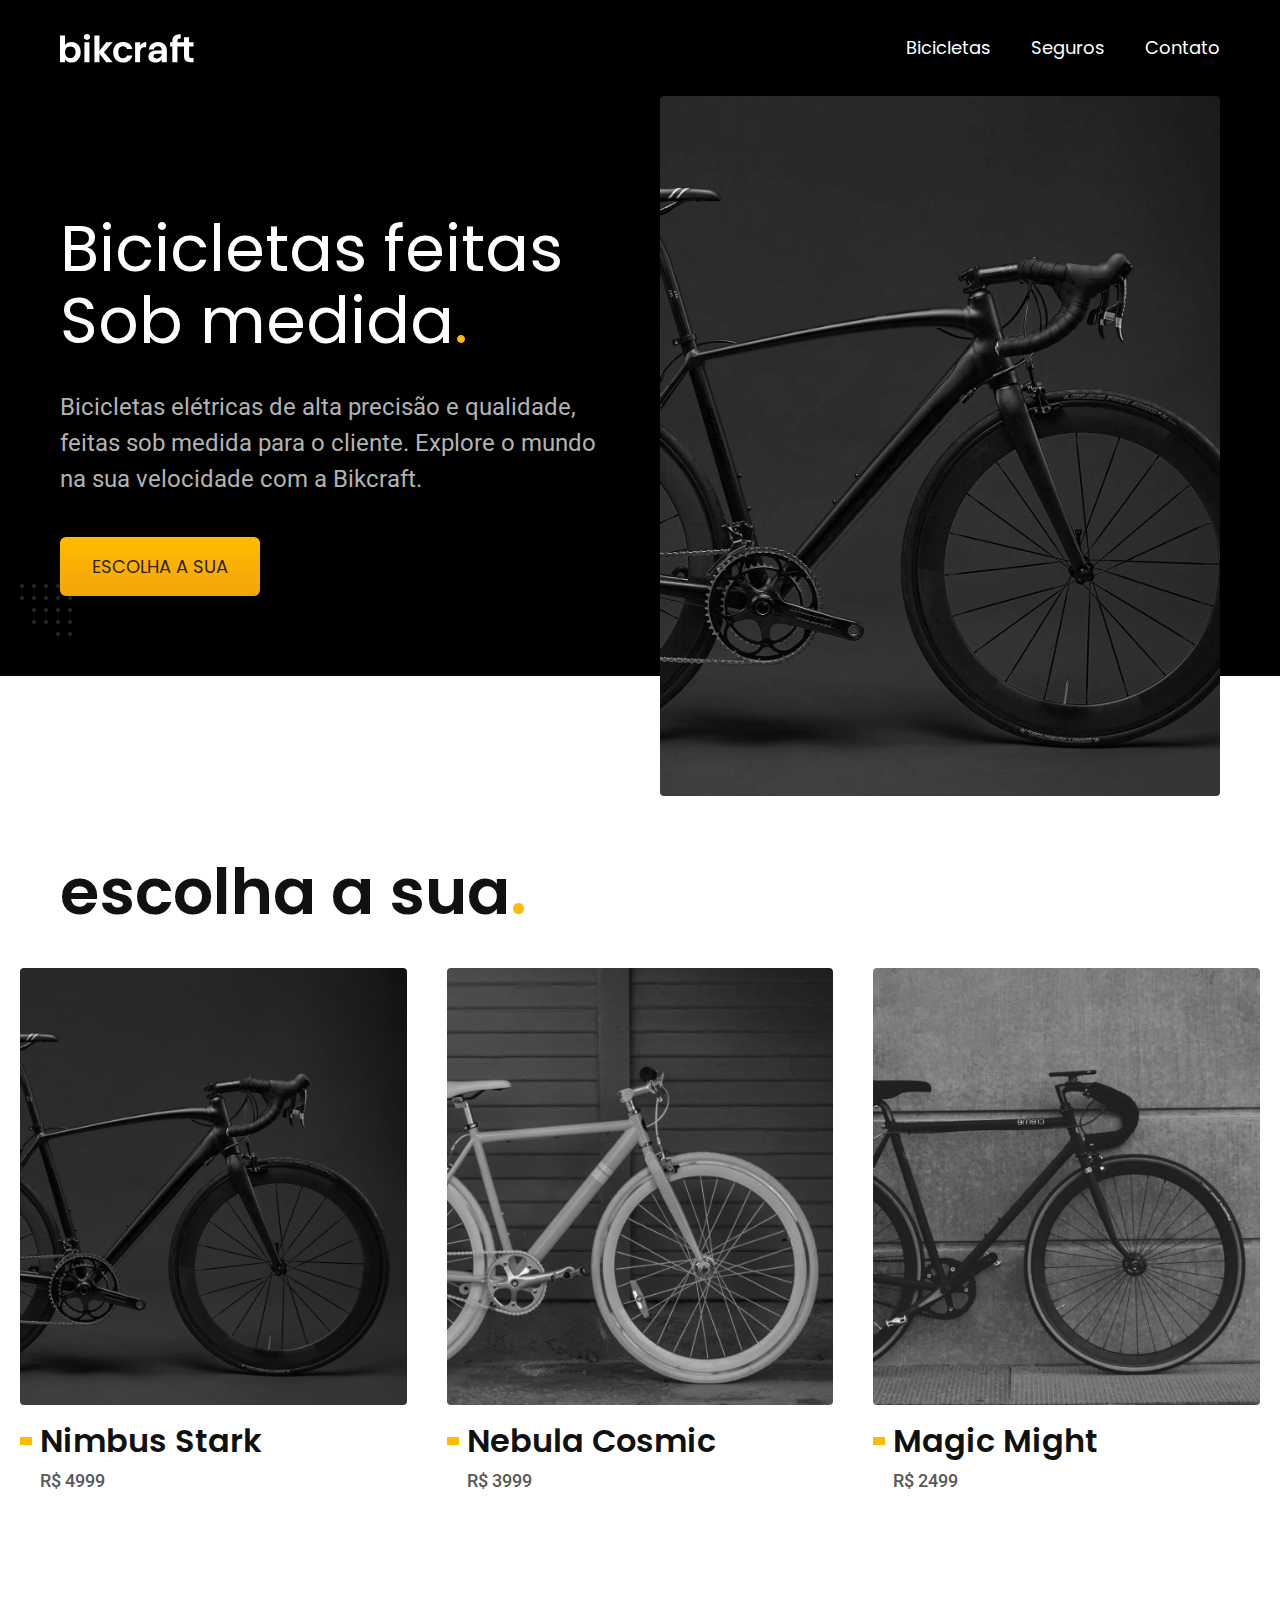
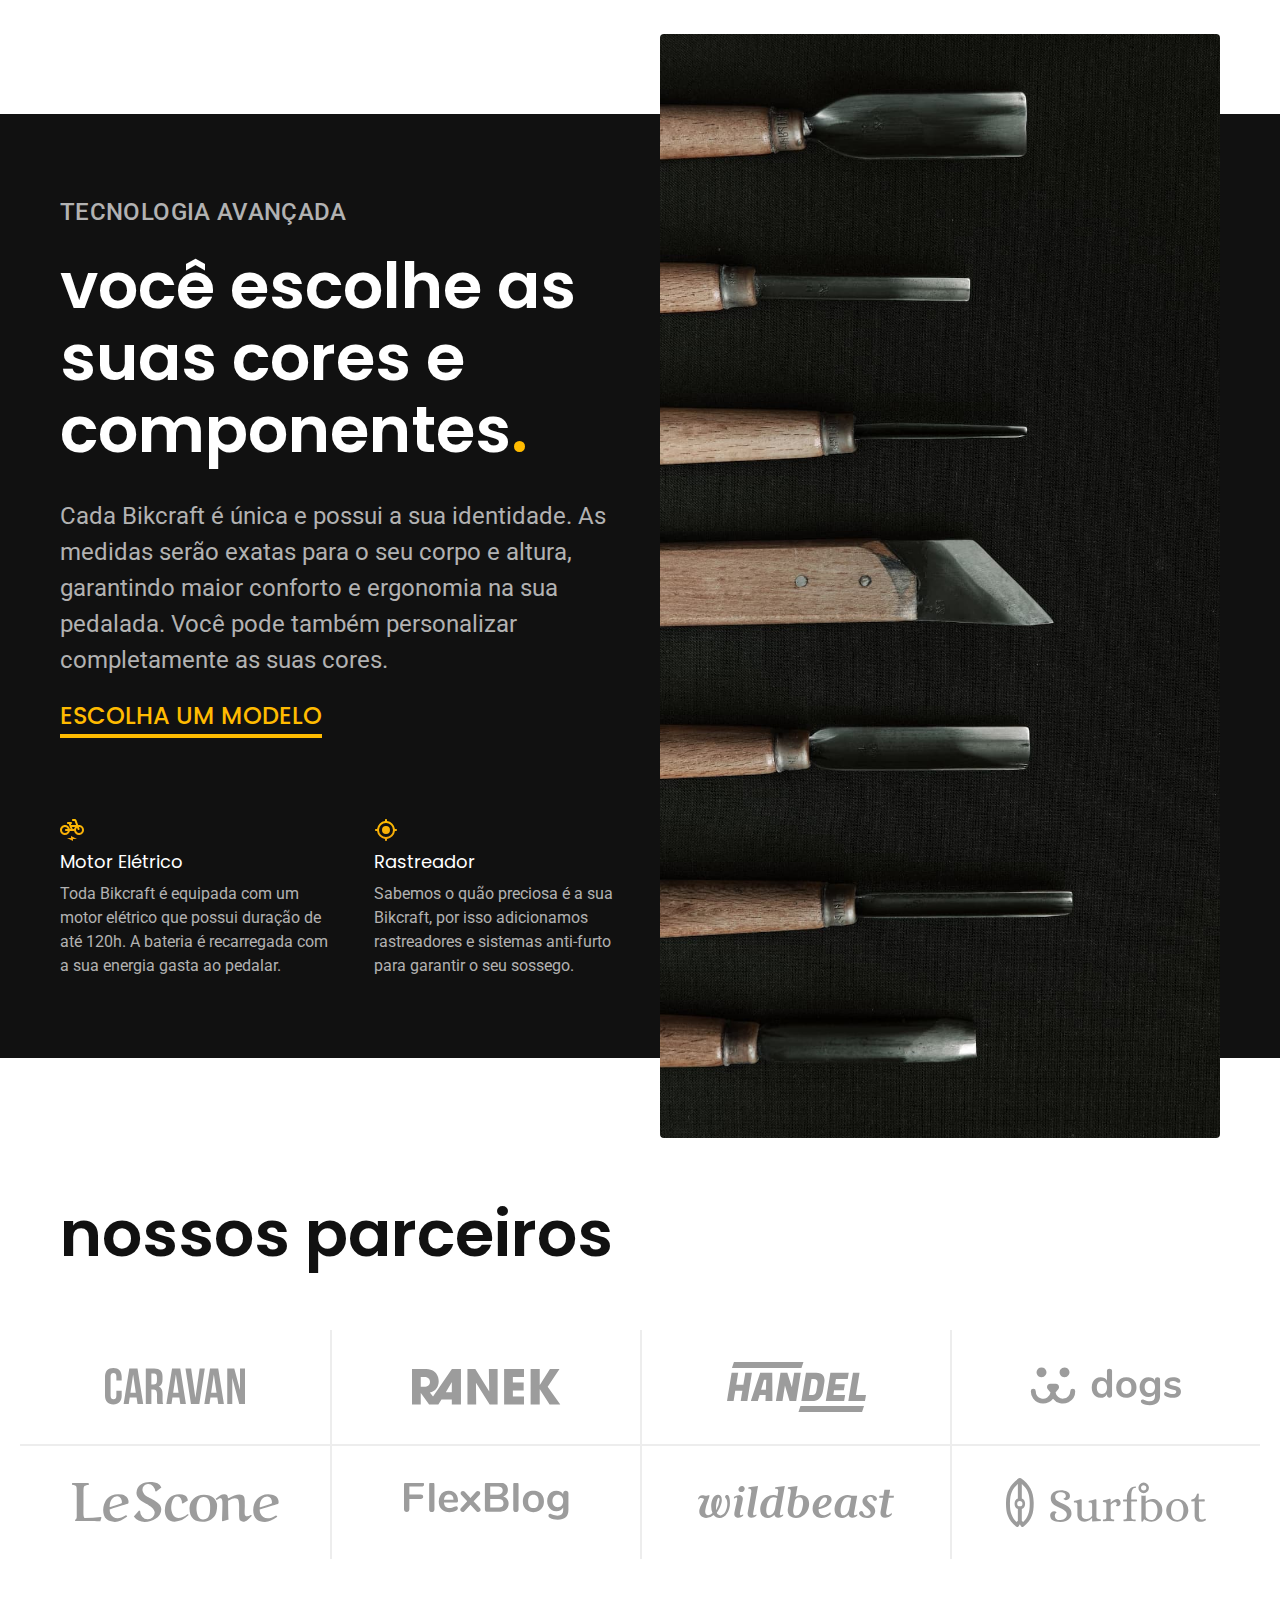
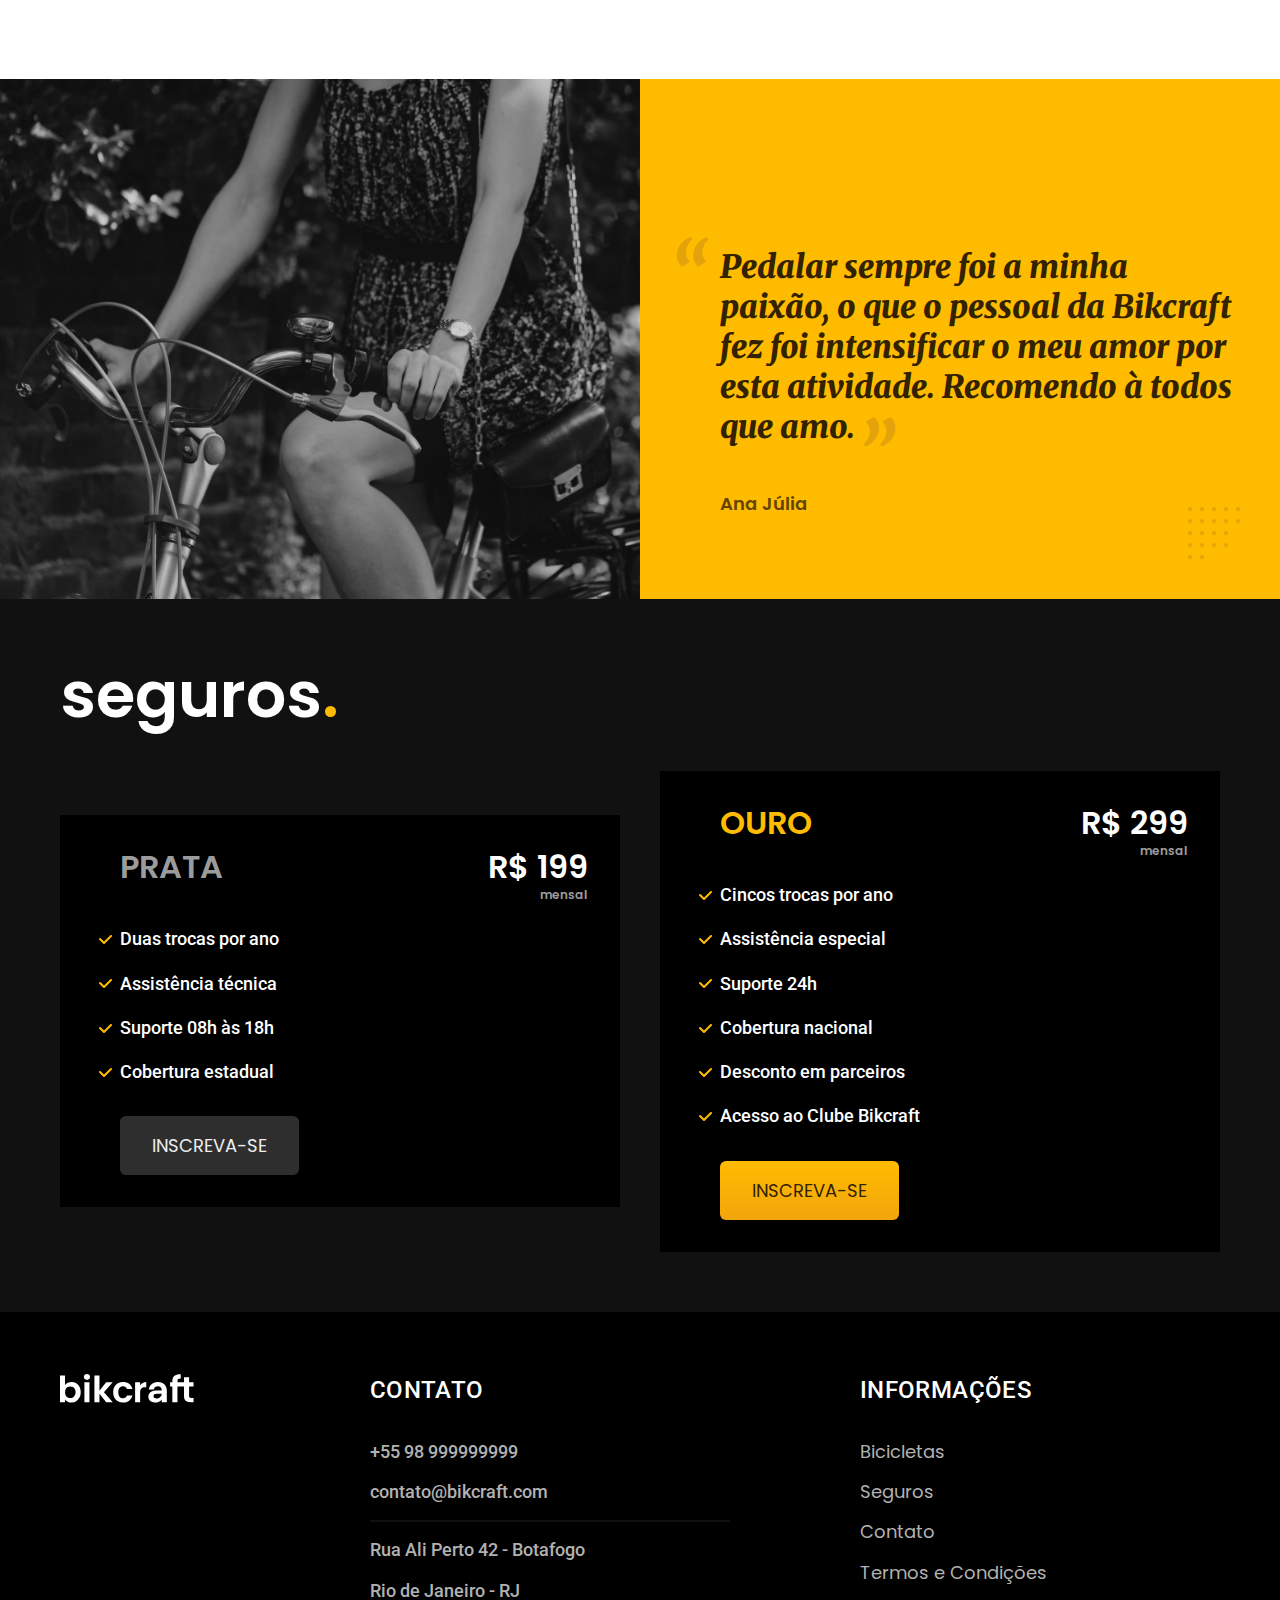
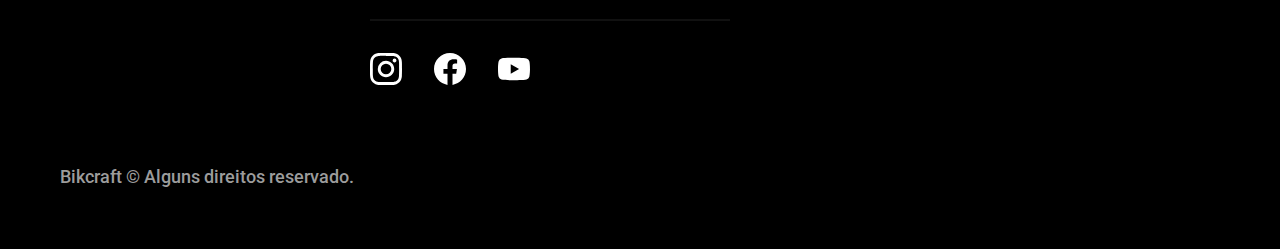
<file: index.html>
<!DOCTYPE html>
<html lang="pt-br">

<head>
  <meta charset="UTF-8">
  <meta http-equiv="X-UA-Compatible" content="IE=edge">
  <meta name="viewport" content="width=device-width, initial-scale=1.0">
  <title>Bikcraft - Bicicletas Elétricas</title>
  <meta name="description" content="Bicicletas elétricas de alta precisão e qualidade,  feitas sob medida para o cliente. Explore o mundo na sua velocidade com a Bikcraft.">
  <link rel="preload" href="../css/style.css" as="style">
  <link rel="stylesheet" href="../css/style.css">
  <link rel="preconnect" href="https://fonts.googleapis.com">
  <link rel="preconnect" href="https://fonts.gstatic.com" crossorigin>
  <link href="https://fonts.googleapis.com/css2?family=Merriweather:ital,wght@1,900&family=Poppins:wght@400;600&family=Roboto:wght@500&display=swap" rel="stylesheet">
</head>

<body>
  <header class="header-bg">
    <div class="header container">
      <a href="./index.html">
        <img src="./img/bikcraft.svg" width="136" height="32" alt="Bikcraft">
      </a>

      <nav arial-label="primaria">
        <ul class="header-menu font-1-m cor-0">
          <li><a href="./bicicletas.html">Bicicletas</a></li>
          <li><a href="./seguros.html">Seguros</a></li>
          <li><a href="./contato.html">Contato</a></li>
        </ul>
      </nav>
    </div>
  </header>

  <main class="introducao-bg">
    <div class="introducao container">
      <div class="introducao-conteudo">
        <h1 class="font-1-xxl">Bicicletas feitas Sob medida<span class="cor-p1">.</span></h1>
        <p class="font-2-l">Bicicletas elétricas de alta precisão e qualidade, feitas sob medida para o cliente. Explore o mundo na sua velocidade com a Bikcraft.</p>
        <a class="btn" href="./bicicletas.html">Escolha a sua</a>
      </div>
      <picture>
        <source media="(max-width: 800px)" srcset="./img/bicicletas/nimbus.jpg">
        <img src="./img/fotos/introducao.jpg" width="1260" height="1600" alt="Bicicleta elétrica preta">
      </picture>
    </div>
  </main>

  <article class="bicicletas-lista">
    <h2 class="font-1-xxl container">escolha a sua<span class="cor-p1">.</span></h2>

    <ul>
      <li><a href="../bicicletas/nimbus.html">
          <img src="./img/bicicletas/nimbus-home.jpg" width="920" height="1040" alt="Bicicleta preta">
          <h3 class="font-1-xl">Nimbus Stark</h3>
          <span class="font-2-m cor-8">R$ 4999</span>
        </a>
      </li>
      <li><a href="../bicicletas/nebula.html">
          <img src="./img/bicicletas/nebula-home.jpg" width="920" height="1040" alt="Bicicleta">
          <h3 class="font-1-xl">Nebula Cosmic</h3>
          <span class="font-2-m cor-8">R$ 3999</span>
        </a>
      </li>
      <li><a href="../bicicletas/magic.html">
          <img src="./img/bicicletas/magic-home.jpg" width="920" height="1040" alt="">
          <h3 class="font-1-xl">Magic Might</h3>
          <span class="font-2-m cor-8">R$ 2499</span>
        </a>
      </li>
    </ul>
  </article>

  <article class="tecnologia-bg">
    <div class="tecnologia container">

      <div class="tecnologia-conteudo">
        <span class="font-2-l-b cor-5">Tecnologia Avançada</span>
        <h2 class="font-1-xxl cor-0">você escolhe as suas cores e componentes<span class="cor-p1">.</span></h2>
        <p class="font-2-l cor-5">Cada Bikcraft é única e possui a sua identidade. As medidas serão exatas para o seu corpo e altura, garantindo maior conforto e ergonomia na sua pedalada. Você pode também personalizar completamente as suas cores.</p>
        <a class="link" href="./bicicletas.html">Escolha um modelo</a>

        <div class="tecnologia-vantagens">
          <div>
            <img src="./img/icones/eletrica.svg" width="24" height="24" alt="">
            <h3 class="font-1-m cor-0">Motor Elétrico</h3>
            <p class="font-2-s cor-5">Toda Bikcraft é equipada com um motor elétrico que possui duração de até 120h. A bateria é recarregada com a sua energia gasta ao pedalar.</p>
          </div>
          <div>
            <img src="./img/icones/rastreador.svg" width="24" height="24" alt="">
            <h3 class="font-1-m cor-0">Rastreador</h3>
            <p class="font-2-s cor-5">Sabemos o quão preciosa é a sua Bikcraft, por isso adicionamos rastreadores e sistemas anti-furto para garantir o seu sossego.</p>
          </div>
        </div>
      </div>

      <div class="tecnologia-imagem">
        <img src="./img/fotos/tecnologia.jpg" width="1200" height="1920" alt="">
      </div>

    </div>
  </article>

  <section class="parceiros" aria-label="Nossos parceiros">
    <h2 class="container font-1-xxl">nossos parceiros</h2>
    <ul>
      <li><img src="./img/parceiros/caravan.svg" width="140" height="38" alt="caravan"></li>
      <li><img src="./img/parceiros/ranek.svg" width="149" height="36" alt="ranek"></li>
      <li><img src="./img/parceiros/handel.svg" width="139" height="50" alt="handel"></li>
      <li><img src="./img/parceiros/dogs.svg" width="152" height="39" alt="dogs"></li>
      <li><img src="./img/parceiros/lescone.svg" width="208" height="41" alt="lescone"></li>
      <li><img src="./img/parceiros/flexblog.svg" width="165" height="38"alt="flexblog"></li>
      <li><img src="./img/parceiros/wildbeast.svg" width="196" height="34" alt="wildbeast"></li>
      <li><img src="./img/parceiros/surfbot.svg" width="200" height="49" alt="surfbot"></li>
    </ul>
  </section>

  <section class="depoimento" aria-label="Depoimento">
    <div>
      <img src="./img/fotos/depoimento.jpg" width="1560" height="1360" alt="Pessoa pedalando uma bicicleta bikcraft">
    </div>
    <div class="depoimento-conteudo">
      <blockquote class="font-1-xl cor-p5">
        <p>Pedalar sempre foi a minha paixão, o que o pessoal da Bikcraft fez foi intensificar o meu amor por esta atividade. Recomendo à todos que amo.</p>
        <span class="font-1-m-b cor-p4">Ana Júlia</span>
      </blockquote>
    </div>
  </section>

  <article class="seguros-bg">
    <div class="seguros container">
      <h2 class="font-1-xxl cor-0">seguros<span class="cor-p1">.</span></h2>
      <div class="seguros-item">
        <h3 class="font-1-xl cor-6">PRATA</h3>
        <span class="font-1-xl cor-0">R$ 199 <span class="font-1-xs cor-6">mensal</span></span>
        <ul class="font-2-m cor-0">
          <li>Duas trocas por ano</li>
          <li>Assistência técnica</li>
          <li>Suporte 08h às 18h</li>
          <li>Cobertura estadual</li>
        </ul>
        <a class="btn secundario" href="./orcarmento.html">Inscreva-se</a>
      </div>
      <div class="seguros-item">
        <h3 class="font-1-xl cor-p1">OURO</h3>
        <span class="font-1-xl cor-0">R$ 299 <span class="font-1-xs cor-6">mensal</span></span>
        <ul class="font-2-m cor-0">
          <li>Cincos trocas por ano</li>
          <li>Assistência especial</li>
          <li>Suporte 24h</li>
          <li>Cobertura nacional</li>
          <li>Desconto em parceiros</li>
          <li>Acesso ao Clube Bikcraft</li>
        </ul>
        <a class="btn" href="./orcarmento.html">Inscreva-se</a>
      </div>
    </div>
  </article>

  <footer class="footer-bg">
    <div class="footer container">
      <img src="./img/bikcraft.svg" width="136" height="32" alt="Bikcraft">
      <div class="footer-contato">
        <h3 class="cor-0 font-2-l-b">Contato</h3>
        <ul class="font-2-m cor-5">
          <li><a href="tel:+5598999999999">+55 98 999999999</a></li>
          <li><a href="mailto:contato@bikcraft.com">contato@bikcraft.com</a></li>
          <li>Rua Ali Perto 42 - Botafogo</li>
          <li>Rio de Janeiro - RJ</li>
        </ul>
        <div class="footer-redes">
          <a href="./">
            <img src="./img/redes/instagram.svg" width="32" height="32" alt="Instagram">
          </a>
          <a href="./">
            <img src="./img/redes/facebook.svg" width="32" height="32" alt="Facebook">
          </a>
          <a href="./">
            <img src="./img/redes/youtube.svg" width="32" height="32" alt="Youtube">
          </a>
        </div>
      </div>
      <div class="footer-informacoes">
        <h3 class="font-2-l-b cor-0">Informações</h3>
        <nav>
          <ul class="font-1-m cor-5">
            <li><a href="./bicicletas.html">Bicicletas</a></li>
            <li><a href="./seguros.html">Seguros</a></li>
            <li><a href="./contato.html">Contato</a></li>
            <li><a href="./termos.html">Termos e Condições</a></li>
          </ul>
        </nav>
      </div>
      <p class="footer-copy font-2-m cor-6">Bikcraft © Alguns direitos reservado.</p>
    </div>
  </footer>
</body>

</html>
</file>
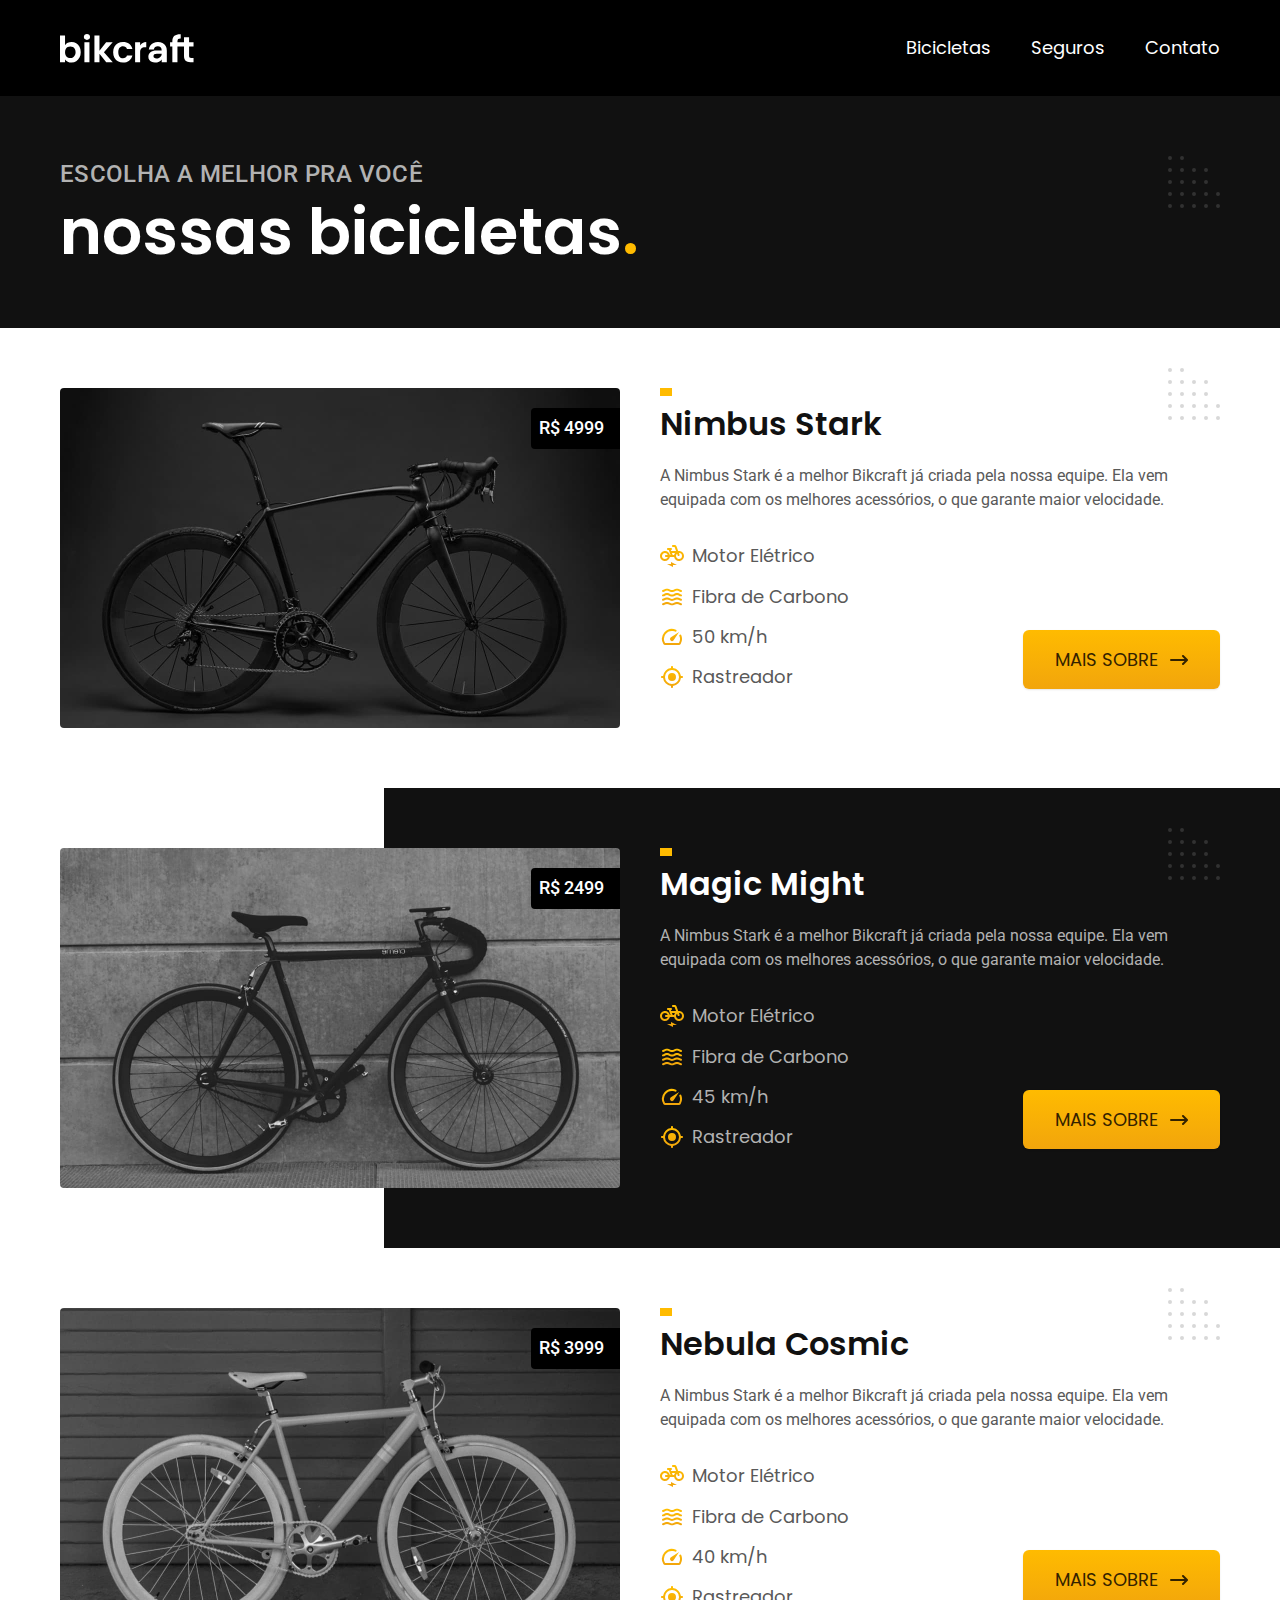
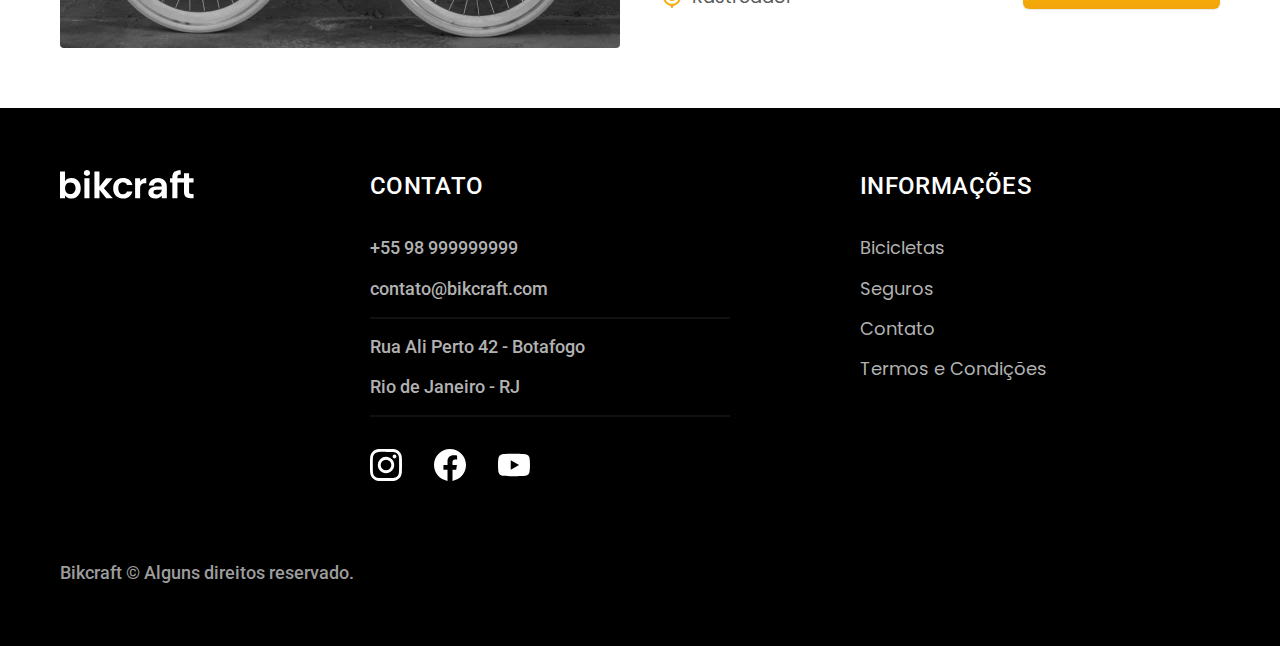
<file: bicicletas.html>
<!DOCTYPE html>
<html lang="pt-br">

<head>
  <meta charset="UTF-8">
  <meta http-equiv="X-UA-Compatible" content="IE=edge">
  <meta name="viewport" content="width=device-width, initial-scale=1.0">
  <title>Bicicletas | Bikcraft</title>
  <meta name="description" content="Escolha uma de nossas bicicletas Bikcraft">
  <link rel="preload" href="../css/style.css" as="style">
  <link rel="stylesheet" href="../css/style.css">
  <link rel="preconnect" href="https://fonts.googleapis.com">
  <link rel="preconnect" href="https://fonts.gstatic.com" crossorigin>
  <link href="https://fonts.googleapis.com/css2?family=Merriweather:ital,wght@1,900&family=Poppins:wght@400;600&family=Roboto:wght@500&display=swap" rel="stylesheet">
</head>

<body id="bicicletas">
  <header class="header-bg">
    <div class="header container">
      <a href="./index.html">
        <img src="./img/bikcraft.svg" width="136" height="32" alt="Bikcraft">
      </a>

      <nav arial-label="primaria">
        <ul class="header-menu font-1-m cor-0">
          <li><a href="./bicicletas.html">Bicicletas</a></li>
          <li><a href="./seguros.html">Seguros</a></li>
          <li><a href="./contato.html">Contato</a></li>
        </ul>
      </nav>
    </div>
  </header>

  <main>
    <div class="titulo-bg">
      <div class="titulo container">
        <p class="font-2-l-b cor-5">Escolha a melhor pra você</p>
        <h1 class="font-1-xxl cor-0">nossas bicicletas<span class="cor-p1">.</span></h1>
      </div>
    </div>

    <div class="bicicletas container">
      <div class="bicicletas-imagem">
        <img src="./img/bicicletas/nimbus.jpg" width="1120" height="680" alt="Bicicleta preta">
        <span class="font-2-m cor-0">R$ 4999</span>
      </div>
      <div class="bicicletas-conteudo">
        <h2 class="font-1-xl">Nimbus Stark</h2>
        <p class="font-2-s cor-8">A Nimbus Stark é a melhor Bikcraft já criada pela nossa equipe. Ela vem equipada com os melhores acessórios, o que garante maior velocidade.</p>
        <ul class="font-1-m cor-8">
          <li>
            <img src="./img/icones/eletrica.svg" width="32" height="32" alt="">
            Motor Elétrico
          </li>
          <li>
            <img src="./img/icones/carbono.svg" width="32" height="32" alt="">
            Fibra de Carbono
          </li>
          <li>
            <img src="./img/icones/velocidade.svg" width="32" height="32" alt="">
            50 km/h
          </li>
          <li>
            <img src="./img/icones/rastreador.svg" width="32" height="32" alt="">
            Rastreador
          </li>
        </ul>
        <a class="btn seta" href="./bicicletas/nimbus.html">Mais Sobre</a>
      </div>
    </div>

    <div class="bicicletas-bg">
      <div class="bicicletas container">
        <div class="bicicletas-imagem">
          <img src="./img/bicicletas/magic.jpg" width="1120" height="680" alt="Bicicleta preta">
          <span class="font-2-m cor-0">R$ 2499</span>
        </div>
        <div class="bicicletas-conteudo">
          <h2 class="font-1-xl cor-0">Magic Might</h2>
          <p class="font-2-s cor-5">A Nimbus Stark é a melhor Bikcraft já criada pela nossa equipe. Ela vem equipada com os melhores acessórios, o que garante maior velocidade.</p>
          <ul class="font-1-m cor-5">
            <li>
              <img src="./img/icones/eletrica.svg" width="32" height="32" alt="">
              Motor Elétrico
            </li>
            <li>
              <img src="./img/icones/carbono.svg" width="32" height="32" alt="">
              Fibra de Carbono
            </li>
            <li>
              <img src="./img/icones/velocidade.svg" width="32" height="32" alt="">
              45 km/h
            </li>
            <li>
              <img src="./img/icones/rastreador.svg" width="32" height="32" alt="">
              Rastreador
            </li>
          </ul>
          <a class="btn seta" href="./bicicletas/magic.html">Mais Sobre</a>
        </div>
      </div>
    </div>

    <div class="bicicletas container">
      <div class="bicicletas-imagem">
        <img src="./img/bicicletas/nebula.jpg" width="1120" height="680" alt="Bicicleta preta">
        <span class="font-2-m cor-0">R$ 3999</span>
      </div>
      <div class="bicicletas-conteudo">
        <h2 class="font-1-xl">Nebula Cosmic</h2>
        <p class="font-2-s cor-8">A Nimbus Stark é a melhor Bikcraft já criada pela nossa equipe. Ela vem equipada com os melhores acessórios, o que garante maior velocidade.</p>
        <ul class="font-1-m cor-8">
          <li>
            <img src="./img/icones/eletrica.svg" width="32" height="32" alt="">
            Motor Elétrico
          </li>
          <li>
            <img src="./img/icones/carbono.svg" width="32" height="32" alt="">
            Fibra de Carbono
          </li>
          <li>
            <img src="./img/icones/velocidade.svg" width="32" height="32" alt="">
            40 km/h
          </li>
          <li>
            <img src="./img/icones/rastreador.svg" width="32" height="32" alt="">
            Rastreador
          </li>
        </ul>
        <a class="btn seta" href="./bicicletas/nebula.html">Mais Sobre</a>
      </div>
    </div>


  </main>



  <footer class="footer-bg">
    <div class="footer container">
      <img src="./img/bikcraft.svg" alt="Bikcraft">
      <div class="footer-contato">
        <h3 class="cor-0 font-2-l-b">Contato</h3>
        <ul class="font-2-m cor-5">
          <li><a href="tel:+5598999999999">+55 98 999999999</a></li>
          <li><a href="mailto:contato@bikcraft.com">contato@bikcraft.com</a></li>
          <li>Rua Ali Perto 42 - Botafogo</li>
          <li>Rio de Janeiro - RJ</li>
        </ul>
        <div class="footer-redes">
          <a href="./">
            <img src="./img/redes/instagram.svg" width="32" height="32" alt="Instagram">
          </a>
          <a href="./">
            <img src="./img/redes/facebook.svg" width="32" height="32" alt="Facebook">
          </a>
          <a href="./">
            <img src="./img/redes/youtube.svg" width="32" height="32" alt="Youtube">
          </a>
        </div>
      </div>
      <div class="footer-informacoes">
        <h3 class="font-2-l-b cor-0">Informações</h3>
        <nav>
          <ul class="font-1-m cor-5">
            <li><a href="./bicicletas.html">Bicicletas</a></li>
            <li><a href="./seguros.html">Seguros</a></li>
            <li><a href="./contato.html">Contato</a></li>
            <li><a href="./termos.html">Termos e Condições</a></li>
          </ul>
        </nav>
      </div>
      <p class="footer-copy font-2-m cor-6">Bikcraft © Alguns direitos reservado.</p>
    </div>
  </footer>
</body>

</html>
</file>
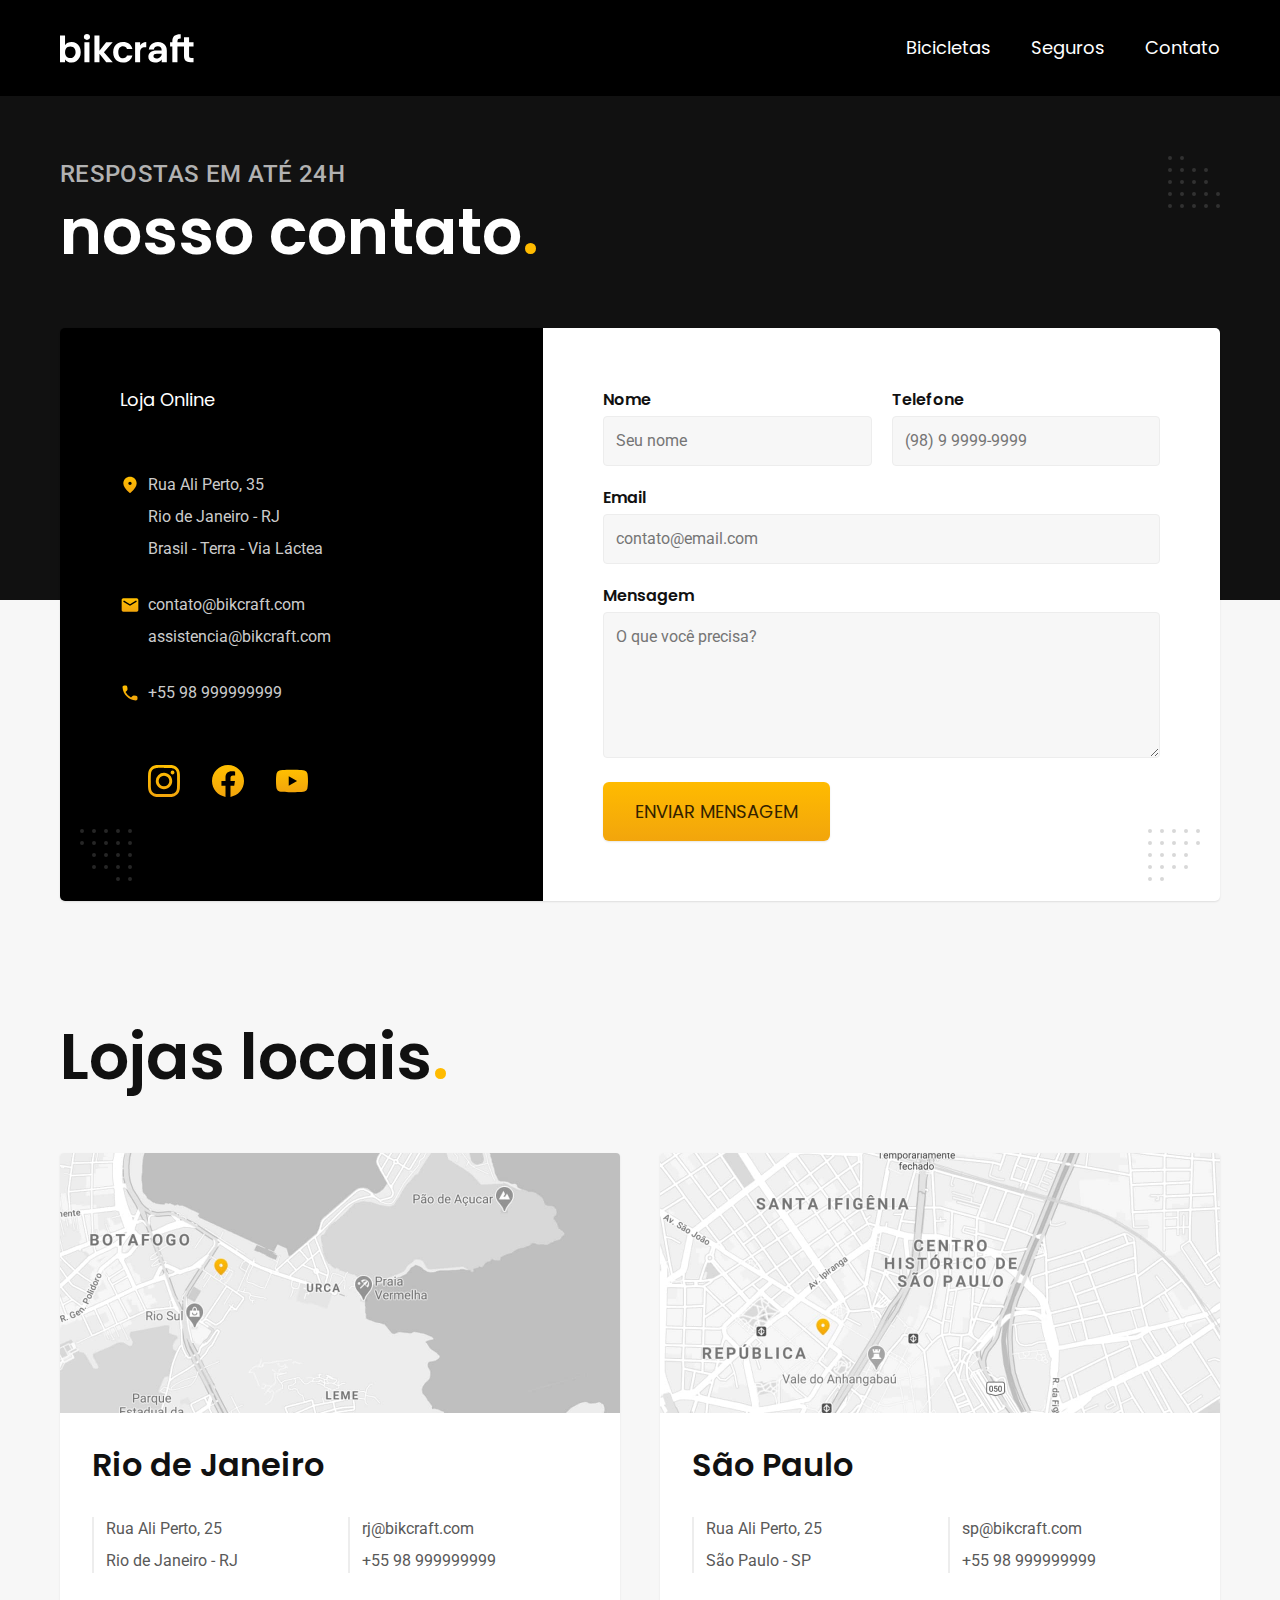
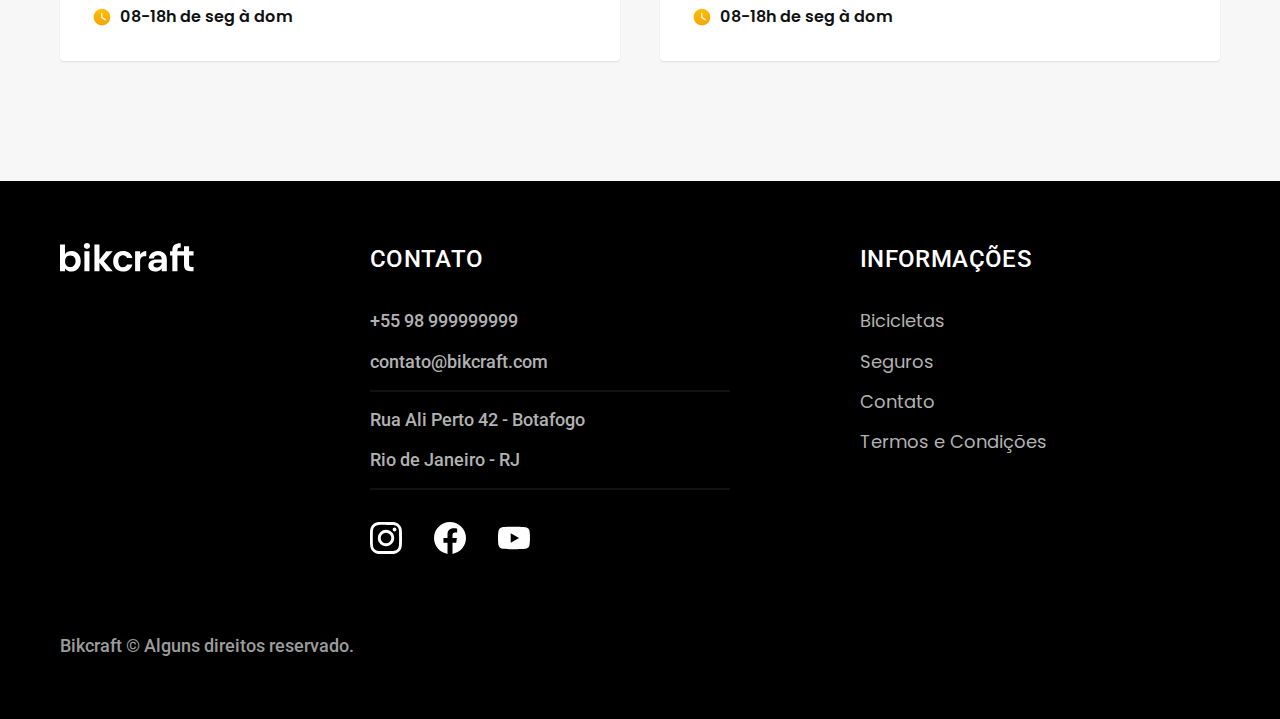
<file: contato.html>
<!DOCTYPE html>
<html lang="pt-br">

<head>
  <meta charset="UTF-8">
  <meta http-equiv="X-UA-Compatible" content="IE=edge">
  <meta name="viewport" content="width=device-width, initial-scale=1.0">
  <title>Contato | Bikcraft</title>
  <meta name="description" content="Contato">
  <link rel="preload" href="../css/style.css" as="style">
  <link rel="stylesheet" href="../css/style.css">
  <link rel="preconnect" href="https://fonts.googleapis.com">
  <link rel="preconnect" href="https://fonts.gstatic.com" crossorigin>
  <link href="https://fonts.googleapis.com/css2?family=Merriweather:ital,wght@1,900&family=Poppins:wght@400;600&family=Roboto:wght@500&display=swap" rel="stylesheet">
</head>

<body id="contato">
  <header class="header-bg">
    <div class="header container">
      <a href="./index.html">
        <img src="./img/bikcraft.svg" width="136" height="32" alt="Bikcraft">
      </a>

      <nav arial-label="primaria">
        <ul class="header-menu font-1-m cor-0">
          <li><a href="./bicicletas.html">Bicicletas</a></li>
          <li><a href="./seguros.html">Seguros</a></li>
          <li><a href="./contato.html">Contato</a></li>
        </ul>
      </nav>
    </div>
  </header>

  <main>
    <div class="titulo-bg">
      <div class="titulo container">
        <p class="font-2-l-b cor-5">Respostas em até 24h</p>
        <h1 class="font-1-xxl cor-0">nosso contato<span class="cor-p1">.</span></h1>
      </div>
    </div>

    <div class="contato container">
      <section class="contato-dados" aria-label="Endereço">
        <h2 class="font-1-m cor-0">Loja Online</h2>
        <div class="contato-endereco font-2-s cor-4">
          <p>Rua Ali Perto, 35</p>
          <p>Rio de Janeiro - RJ</p>
          <p>Brasil - Terra - Via Láctea</p>
        </div>
        <address class="contato-meios font-2-s cor-4">
          <a href="mailto:contato@bikcraft.com">contato@bikcraft.com</a>
          <a href="mailto:assistencia@bikcraft.com">assistencia@bikcraft.com</a>
          <a href="tel:+5598999999999">+55 98 999999999</a>
        </address>
        <div class="contato-redes">
          <a href="./">
            <img src="./img/redes/instagram-p.svg" width="32" height="32" alt="Instagram">
          </a>
          <a href="./">
            <img src="./img/redes/facebook-p.svg" width="32" height="32" alt="Facebook">
          </a>
          <a href="./">
            <img src="./img/redes/youtube-p.svg" width="32" height="32" alt="Youtube">
          </a>
        </div>
      </section>
      <section class="contato-formulario" aria-label="Formulário">
        <form class="form" action="./contato.html">
          <div>
            <label for="nome">Nome</label>
            <input type="text" id="nome" name="nome" placeholder="Seu nome">
          </div>
          <div>
            <label for="telefone">Telefone</label>
            <input type="text" id="telefone" name="telefone" placeholder="(98) 9 9999-9999">
          </div>
          <div class="col-2">
            <label for="email">Email</label>
            <input type="email" id="email" name="email" placeholder="contato@email.com">
          </div>
          <div class="col-2">
            <label for="mensagem">Mensagem</label>
            <textarea rows="5" id="mensagem" name="mensagem" placeholder="O que você precisa?"></textarea>
          </div>
          <button class="btn col-2">Enviar Mensagem</button>
        </form>
      </section>
    </div>
  </main>

  <article class="lojas container">
    <h2 class="font-1-xxl">Lojas locais<span class="cor-p1">.</span></h2>

    <div class="lojas-item">
      <img src="./img/lojas/rj.jpg " width="1120" height="520" alt="mapa marcando o endereço em Rua Ali perto, 25 - Rio de Janeiro - RJ">
      <div class="lojas-conteudo">
        <h3 class="font-1-xl">Rio de Janeiro</h3>
        <div class="lojas-dados font-2-s cor-8">
          <p>Rua Ali Perto, 25</p>
          <p>Rio de Janeiro - RJ</p>
        </div>
        <div class="lojas-dados font-2-s cor-8">
          <a href="mailto:rj@bikcraft.com">rj@bikcraft.com</a>
          <a href="tel:+5598999999999">+55 98 999999999</a>
        </div>
        <p class="lojas-tempo font-1-s"><img src="./img/icones/horario.svg" width="20" height="20" alt=""> 08-18h de seg à dom</p>
      </div>
    </div>

    <div class="lojas-item">
      <img src="./img/lojas/sp.jpg" width="1120" height="520" alt="mapa marcando o endereço em Rua Ali perto, 25 - São Paulo - SP">
      <div class="lojas-conteudo">
        <h3 class="font-1-xl">São Paulo</h3>
        <div class="lojas-dados font-2-s cor-8">
          <p>Rua Ali Perto, 25</p>
          <p>São Paulo - SP</p>
        </div>
        <div class="lojas-dados font-2-s cor-8">
          <a href="mailto:sp@bikcraft.com">sp@bikcraft.com</a>
          <a href="tel:+5598999999999">+55 98 999999999</a>
        </div>
        <p class="lojas-tempo font-1-s"><img src="./img/icones/horario.svg" width="20" height="20" alt=""> 08-18h de seg à dom</p>
      </div>
    </div>
  </article>



  <footer class="footer-bg">
    <div class="footer container">
      <img src="./img/bikcraft.svg" width="136" height="32" alt="Bikcraft">
      <div class="footer-contato">
        <h3 class="cor-0 font-2-l-b">Contato</h3>
        <ul class="font-2-m cor-5">
          <li><a href="tel:+5598999999999">+55 98 999999999</a></li>
          <li><a href="mailto:contato@bikcraft.com">contato@bikcraft.com</a></li>
          <li>Rua Ali Perto 42 - Botafogo</li>
          <li>Rio de Janeiro - RJ</li>
        </ul>
        <div class="footer-redes">
          <a href="./">
            <img src="./img/redes/instagram.svg" width="32" height="32" alt="Instagram">
          </a>
          <a href="./">
            <img src="./img/redes/facebook.svg" width="32" height="32" alt="Facebook">
          </a>
          <a href="./">
            <img src="./img/redes/youtube.svg" width="32" height="32" alt="Youtube">
          </a>
        </div>
      </div>
      <div class="footer-informacoes">
        <h3 class="font-2-l-b cor-0">Informações</h3>
        <nav>
          <ul class="font-1-m cor-5">
            <li><a href="./bicicletas.html">Bicicletas</a></li>
            <li><a href="./seguros.html">Seguros</a></li>
            <li><a href="./contato.html">Contato</a></li>
            <li><a href="./termos.html">Termos e Condições</a></li>
          </ul>
        </nav>
      </div>
      <p class="footer-copy font-2-m cor-6">Bikcraft © Alguns direitos reservado.</p>
    </div>
  </footer>
</body>

</html>
</file>
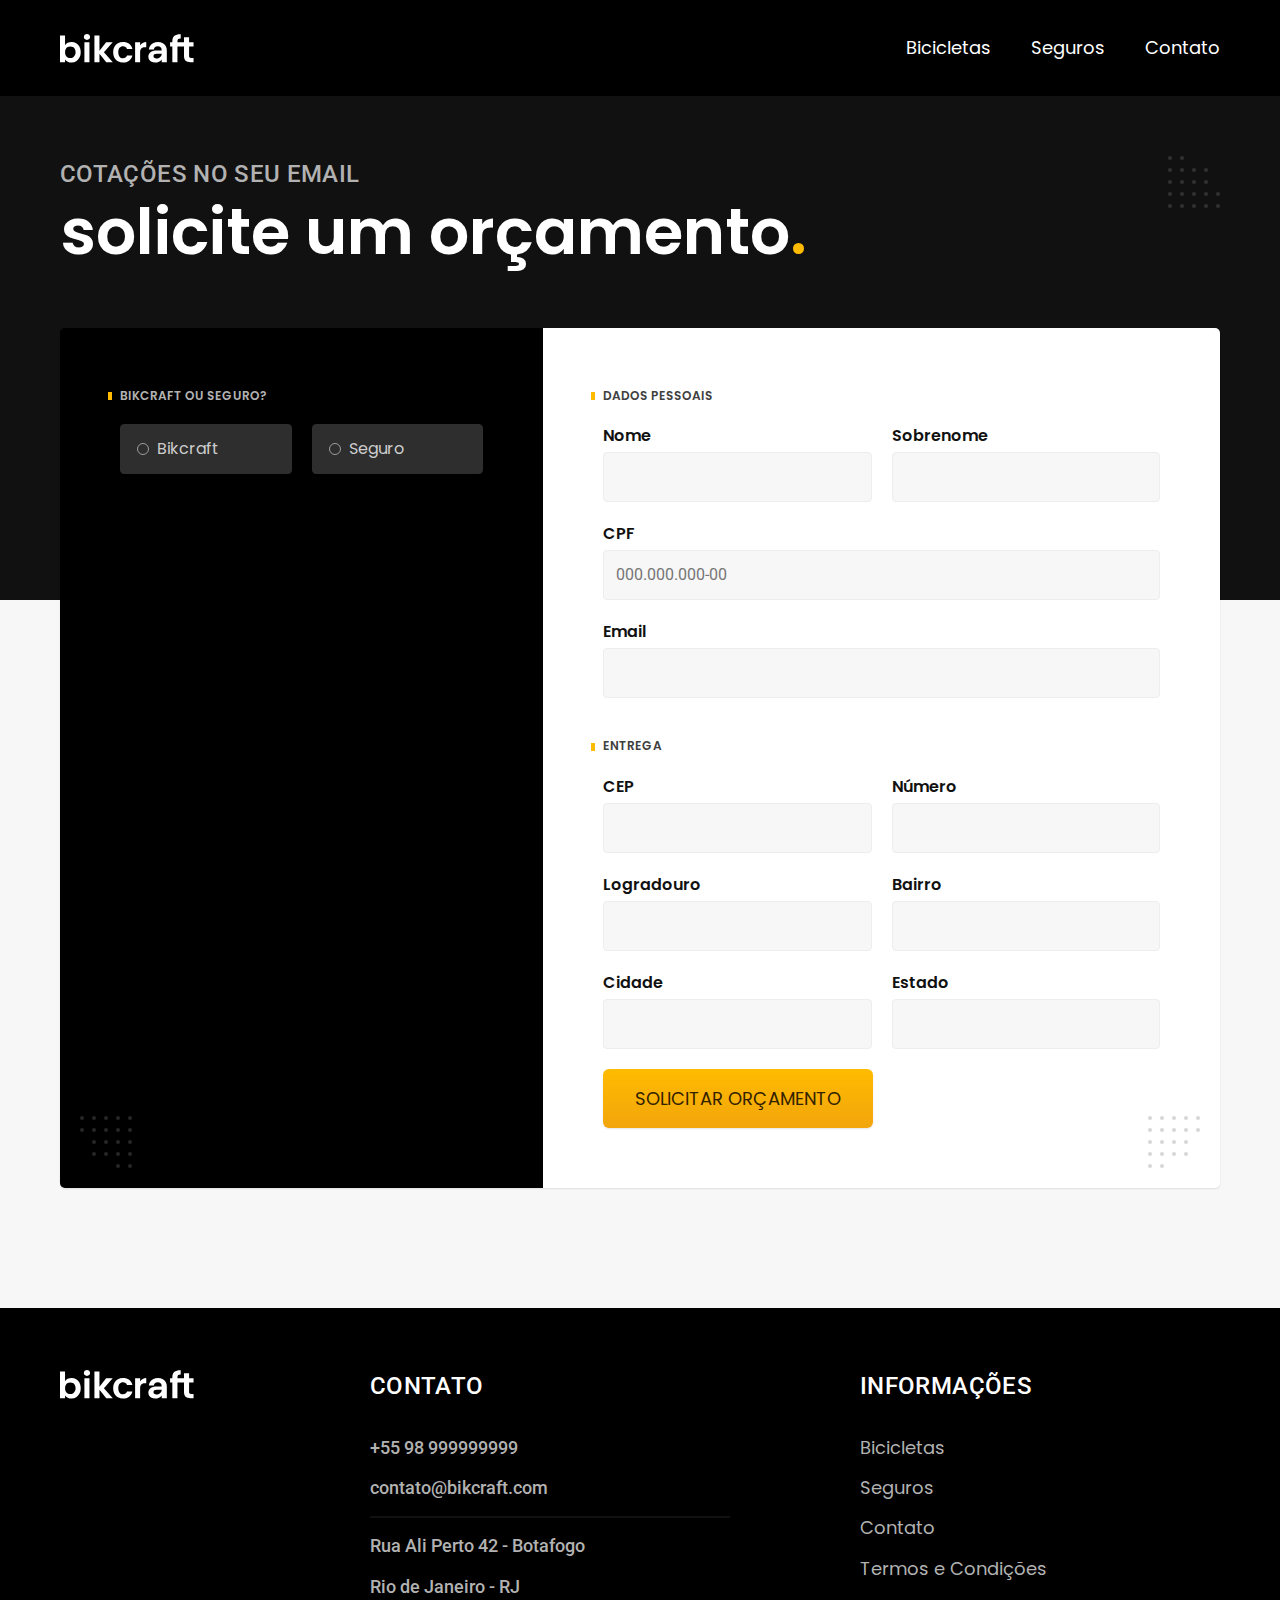
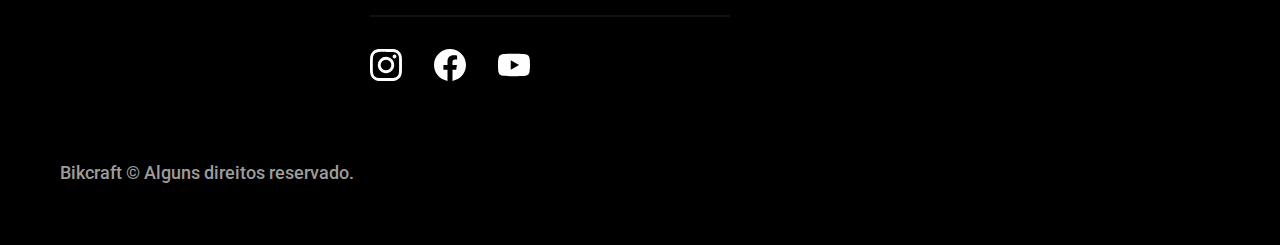
<file: orcamento.html>
<!DOCTYPE html>
<html lang="pt-br">

<head>
  <meta charset="UTF-8">
  <meta http-equiv="X-UA-Compatible" content="IE=edge">
  <meta name="viewport" content="width=device-width, initial-scale=1.0">
  <title>Orçamento | Bikcraft</title>
  <meta name="description" content="Termos e condições">
  <link rel="preload" href="../css/style.css" as="style">
  <link rel="stylesheet" href="../css/style.css">
  <link rel="preconnect" href="https://fonts.googleapis.com">
  <link rel="preconnect" href="https://fonts.gstatic.com" crossorigin>
  <link href="https://fonts.googleapis.com/css2?family=Merriweather:ital,wght@1,900&family=Poppins:wght@400;600&family=Roboto:wght@500&display=swap" rel="stylesheet">
</head>

<body id="orcamento">
  <header class="header-bg">
    <div class="header container">
      <a href="./index.html">
        <img src="./img/bikcraft.svg" width="136" height="32" alt="Bikcraft">
      </a>

      <nav arial-label="primaria">
        <ul class="header-menu font-1-m cor-0">
          <li><a href="./bicicletas.html">Bicicletas</a></li>
          <li><a href="./seguros.html">Seguros</a></li>
          <li><a href="./contato.html">Contato</a></li>
        </ul>
      </nav>
    </div>
  </header>

  <main>
    <div class="titulo-bg">
      <div class="titulo container">
        <p class="font-2-l-b cor-5">Cotações no seu email</p>
        <h1 class="font-1-xxl cor-0">solicite um orçamento<span class="cor-p1">.</span></h1>
      </div>
    </div>

    <form class="orcamento container" action="./orcamento.html">
      <div class="orcamento-produto">
        <h2 class="font-1-xs cor-5">Bikcraft ou Seguro?</h2>

        <input type="radio" name="tipo" value="bikcraft" id="bikcraft">
        <label for="bikcraft">Bikcraft</label>

        <input type="radio" name="tipo" value="seguro" id="seguro">
        <label for="seguro">Seguro</label>

        <div class="orcamento-conteudo" id="orcamento-bikcraft">
          <h2 class="font-1-xs cor-5">Escolha a sua</h2>

          <input type="radio" name="produto" value="nimbus" id="nimbus">
          <label for="nimbus">Nimbus Stark<span> R$ 4999</span></label>
          <div class="orcamento-detalhes">
            <ul class="font-1-xs cor-8">
              <li><img src="./img/icones/eletrica.svg" width="32" height="32" alt="">Motor Elétrico</li>
              <li><img src="./img/icones/carbono.svg" width="32" height="32" alt="">Fibra de carbono</li>
              <li><img src="./img/icones/velocidade.svg" width="32" height="32" alt="">50 km/h</li>
              <li><img src="./img/icones/rastreador.svg" width="32" height="32" alt="">Rastreador</li>
            </ul>
            <img src="./img/bicicletas/nimbus.jpg" width="1220" height="680" alt="Bicicleta preta">
          </div>

          <input type="radio" name="produto" value="magic" id="magic">
          <label for="magic">Magic Might<span> R$ 2499</span></label>
          <div class="orcamento-detalhes">
            <ul class="font-1-xs cor-8">
              <li><img src="./img/icones/eletrica.svg" width="32" height="32" alt="">Motor Elétrico</li>
              <li><img src="./img/icones/carbono.svg" width="32" height="32" alt="">Fibra de carbono</li>
              <li><img src="./img/icones/velocidade.svg" width="32" height="32" alt="">45 km/h</li>
              <li><img src="./img/icones/rastreador.svg" width="32" height="32" alt="">Rastreador</li>
            </ul>
            <img src="./img/bicicletas/magic.jpg" width="1120" height="680" alt="Bicicleta preta">
          </div>

          <input type="radio" name="produto" value="nebula" id="nebula">
          <label for="nebula">Nebula Cosmic<span> R$ 3999</span></label>
          <div class="orcamento-detalhes">
            <ul class="font-1-xs cor-8">
              <li><img src="./img/icones/eletrica.svg" width="32" height="32" alt="">Motor Elétrico</li>
              <li><img src="./img/icones/carbono.svg" width="32" height="32" alt="">Fibra de carbono</li>
              <li><img src="./img/icones/velocidade.svg" width="32" height="32" alt="">40 km/h</li>
              <li><img src="./img/icones/rastreador.svg" width="32" height="32" alt="">Rastreador</li>
            </ul>
            <img src="./img/bicicletas/nebula.jpg" width="1120" height="680" alt="Bicicleta branca">
          </div>

        </div>

        <div class="orcamento-conteudo" id="orcamento-seguro">
          <h2 class="font-1-xs cor-5">Escolha o plano</h2>

          <input type="radio" name="produto" value="prata" id="prata">
          <label for="prata">Prata <span>R$ 199</span></label>

          <input type="radio" name="produto" value="ouro" id="ouro">
          <label for="ouro">Ouro <span>R$ 299</span></label>
        </div>
      </div>

      <div class="orcamento-dados form">
        <h2 class="font-1-xs cor-9 col-2">dados pessoais</h2>
        <div>
          <label for="nome">Nome</label>
          <input type="text" id="nome" name="nome">
        </div>
        <div>
          <label for="sobrenome">Sobrenome</label>
          <input type="text" id="sobrenome" name="sobrenome">
        </div>
        <div class="col-2">
          <label for="cpf">CPF</label>
          <input type="text" id="cpf" name="cpf" placeholder="000.000.000-00">
        </div>
        <div class="col-2">
          <label for="email">Email</label>
          <input type="email" id="email" name="email">
        </div>
        <h2 class="font-1-xs cor-9 col-2">entrega</h2>
        <div>
          <label for="cep">CEP</label>
          <input type="text" id="cep" name="cep">
        </div>
        <div>
          <label for="numero">Número</label>
          <input type="text" id="numero" name="numero">
        </div>
        <div>
          <label for="logradouro">Logradouro</label>
          <input type="text" id="logradouro" name="logradouro">
        </div>
        <div>
          <label for="bairro">Bairro</label>
          <input type="text" id="bairro" name="bairro">
        </div>
        <div>
          <label for="cidade">Cidade</label>
          <input type="text" id="cidade" name="cidade">
        </div>
        <div>
          <label for="estado">Estado</label>
          <input type="text" id="estado" name="estado">
        </div>
        <button class="btn col-2">Solicitar Orçamento</button>
      </div>
    </form>

  </main>



  <footer class="footer-bg">
    <div class="footer container">
      <img src="./img/bikcraft.svg" width="136" height="32" alt="Bikcraft">
      <div class="footer-contato">
        <h3 class="cor-0 font-2-l-b">Contato</h3>
        <ul class="font-2-m cor-5">
          <li><a href="tel:+5598999999999">+55 98 999999999</a></li>
          <li><a href="mailto:contato@bikcraft.com">contato@bikcraft.com</a></li>
          <li>Rua Ali Perto 42 - Botafogo</li>
          <li>Rio de Janeiro - RJ</li>
        </ul>
        <div class="footer-redes">
          <a href="./">
            <img src="./img/redes/instagram.svg" width="32" height="32" alt="Instagram">
          </a>
          <a href="./">
            <img src="./img/redes/facebook.svg" width="32" height="32" alt="Facebook">
          </a>
          <a href="./">
            <img src="./img/redes/youtube.svg" width="32" height="32" alt="Youtube">
          </a>
        </div>
      </div>
      <div class="footer-informacoes">
        <h3 class="font-2-l-b cor-0">Informações</h3>
        <nav>
          <ul class="font-1-m cor-5">
            <li><a href="./bicicletas.html">Bicicletas</a></li>
            <li><a href="./seguros.html">Seguros</a></li>
            <li><a href="./contato.html">Contato</a></li>
            <li><a href="./termos.html">Termos e Condições</a></li>
          </ul>
        </nav>
      </div>
      <p class="footer-copy font-2-m cor-6">Bikcraft © Alguns direitos reservado.</p>
    </div>
  </footer>
</body>

</html>
</file>
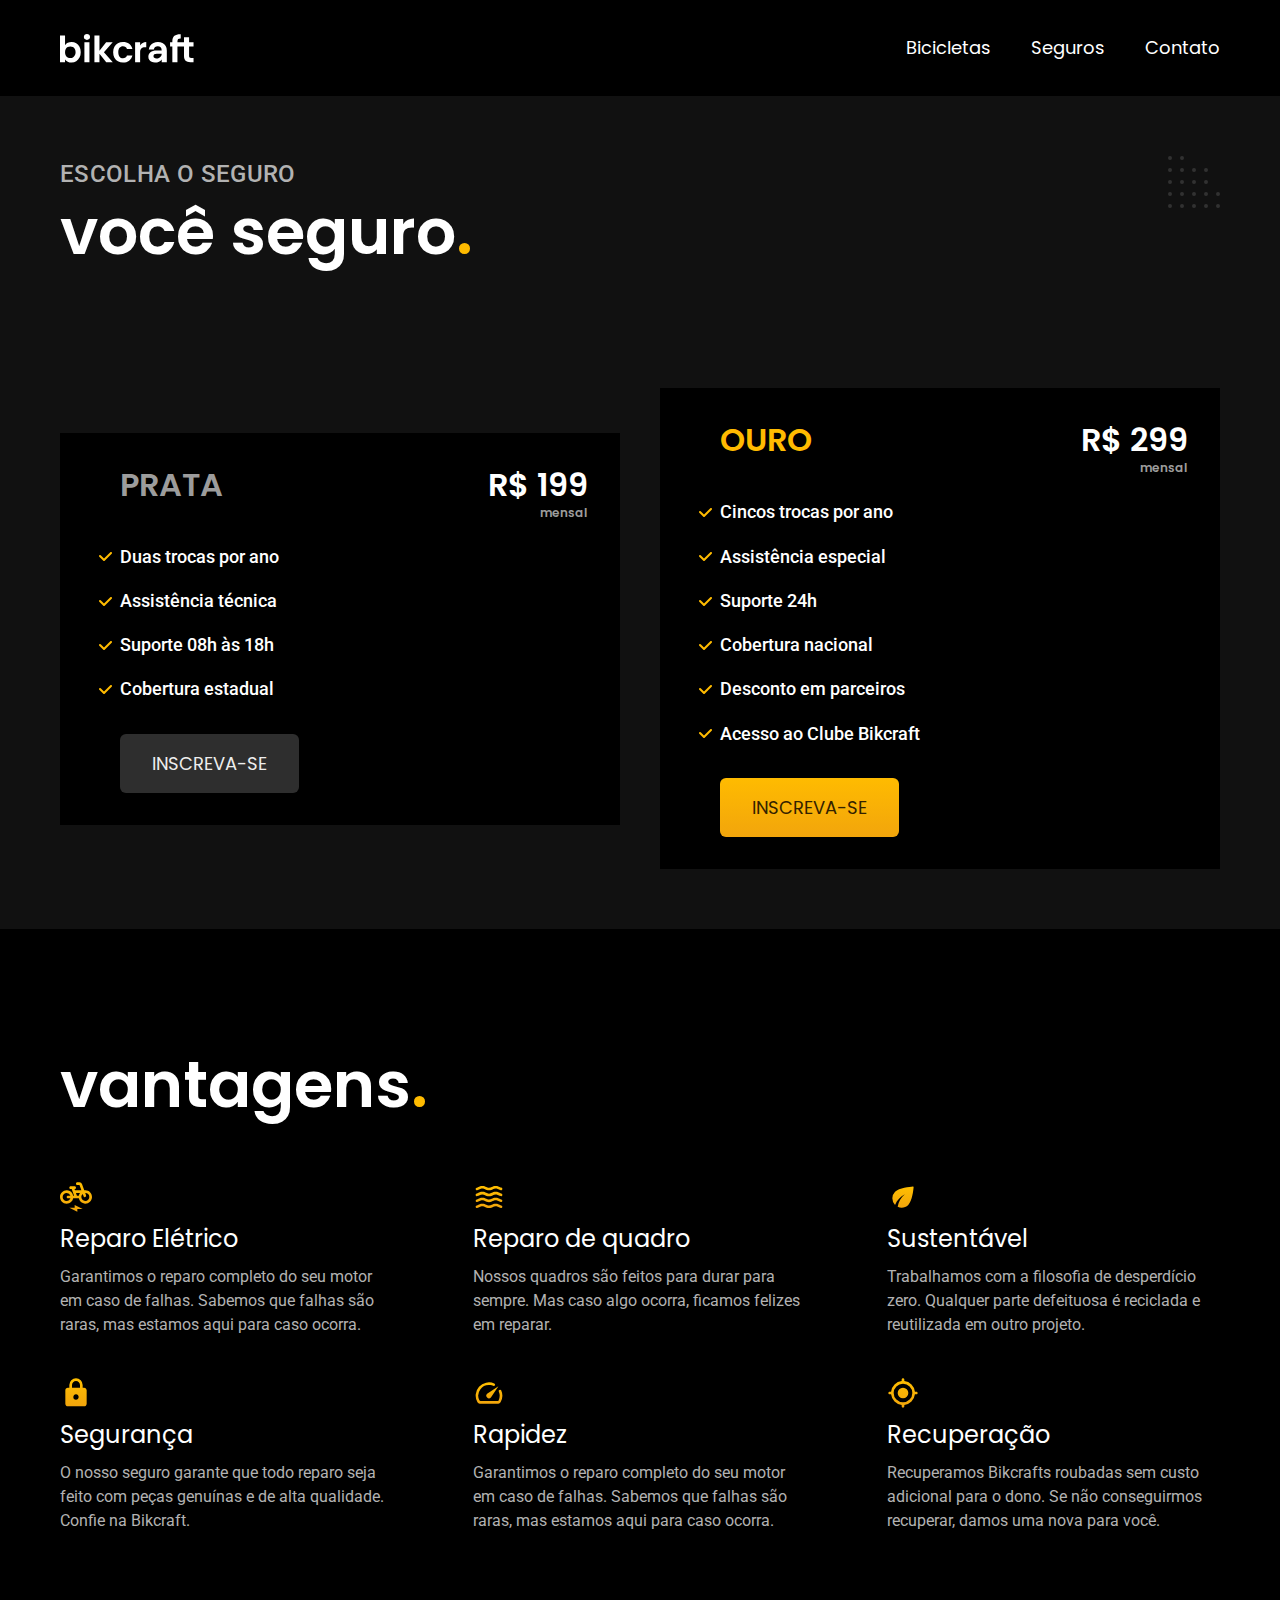
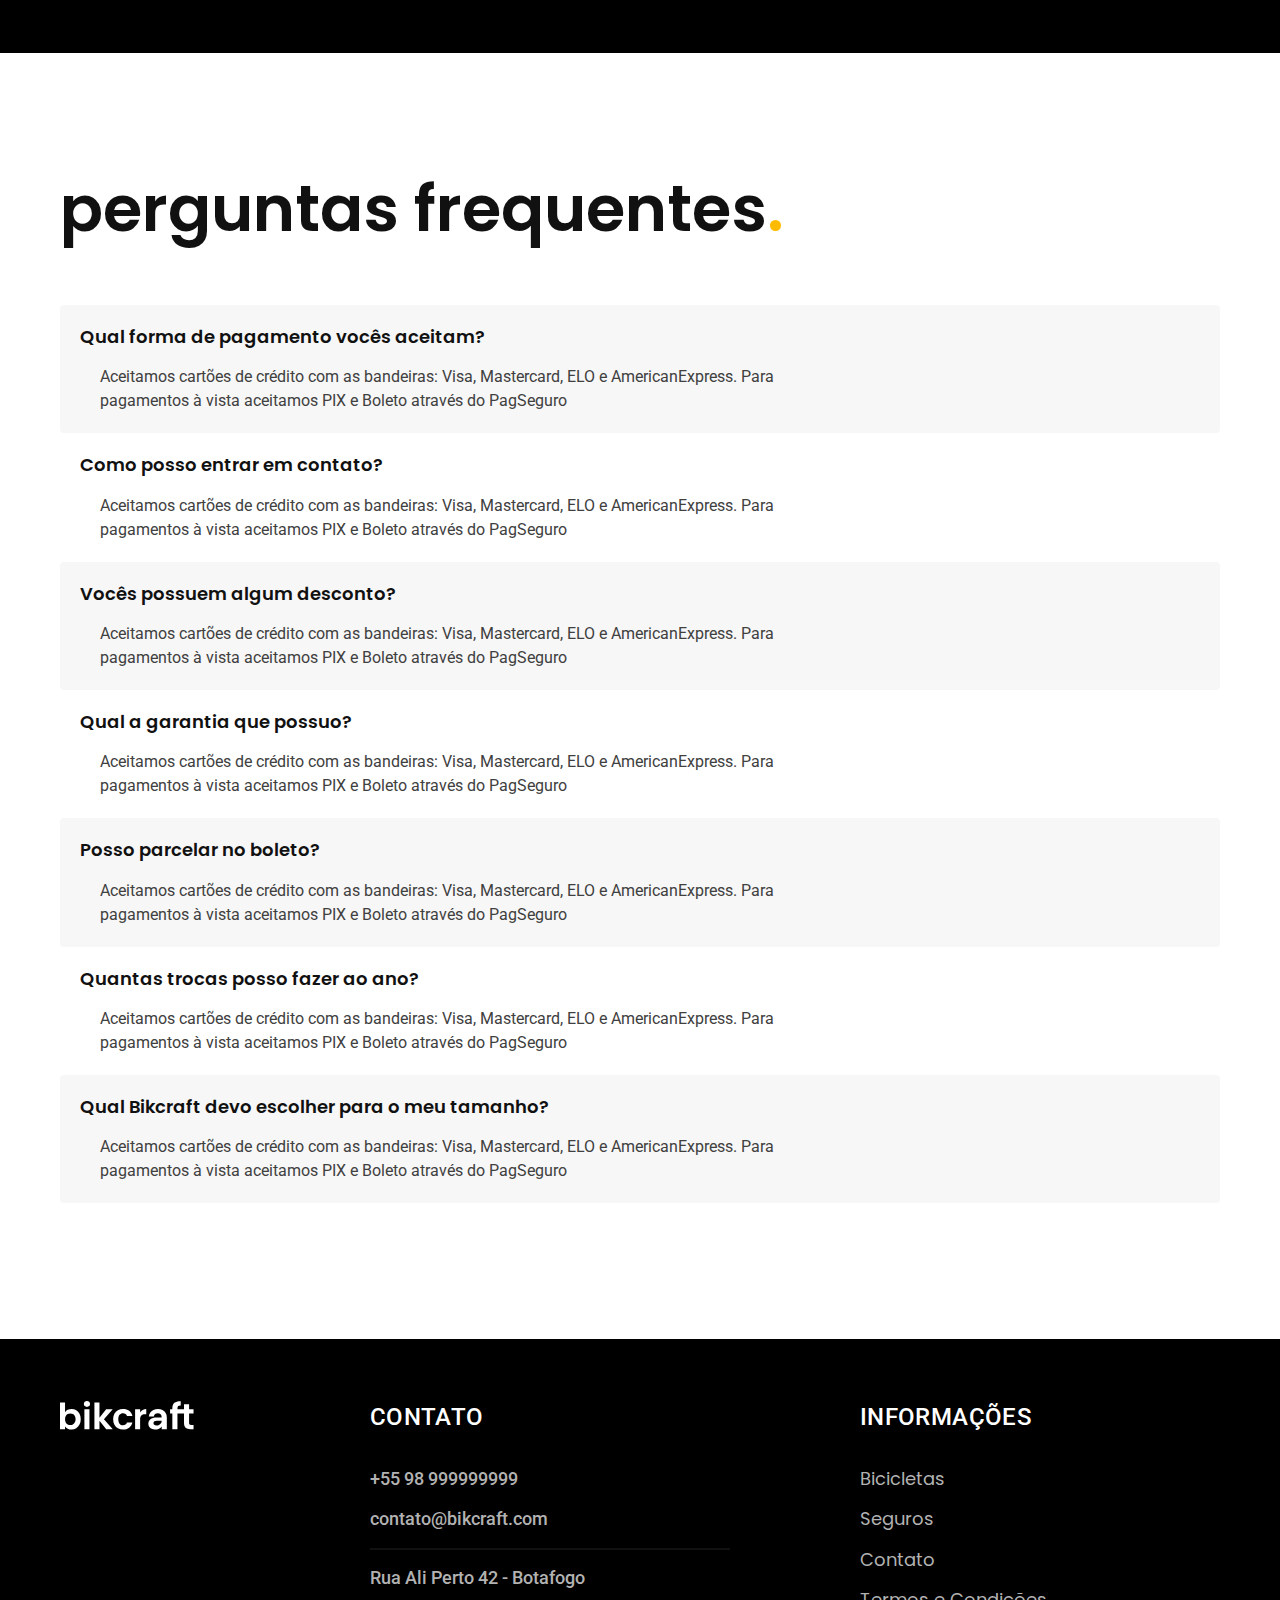
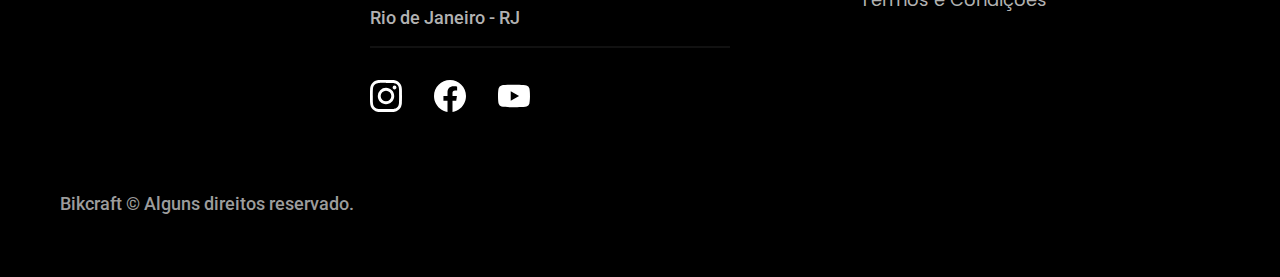
<file: seguros.html>
<!DOCTYPE html>
<html lang="pt-br">

<head>
  <meta charset="UTF-8">
  <meta http-equiv="X-UA-Compatible" content="IE=edge">
  <meta name="viewport" content="width=device-width, initial-scale=1.0">
  <title>Seguros | Bikcraft</title>
  <meta name="description" content="Seguros">
  <link rel="preload" href="../css/style.css" as="style">
  <link rel="stylesheet" href="../css/style.css">
  <link rel="preconnect" href="https://fonts.googleapis.com">
  <link rel="preconnect" href="https://fonts.gstatic.com" crossorigin>
  <link href="https://fonts.googleapis.com/css2?family=Merriweather:ital,wght@1,900&family=Poppins:wght@400;600&family=Roboto:wght@500&display=swap" rel="stylesheet">
</head>

<body id="seguros">
  <header class="header-bg">
    <div class="header container">
      <a href="./index.html">
        <img src="./img/bikcraft.svg" width="136" height="32" alt="Bikcraft">
      </a>

      <nav arial-label="primaria">
        <ul class="header-menu font-1-m cor-0">
          <li><a href="./bicicletas.html">Bicicletas</a></li>
          <li><a href="./seguros.html">Seguros</a></li>
          <li><a href="./contato.html">Contato</a></li>
        </ul>
      </nav>
    </div>
  </header>

  <main class="seguros-bg">
    <div class="titulo-bg">
      <div class="titulo container">
        <p class="font-2-l-b cor-5">Escolha o seguro</p>
        <h1 class="font-1-xxl cor-0">você seguro<span class="cor-p1">.</span></h1>
      </div>
    </div>

    <div class="seguros container">
      <div class="seguros-item">
        <h3 class="font-1-xl cor-6">PRATA</h3>
        <span class="font-1-xl cor-0">R$ 199 <span class="font-1-xs cor-6">mensal</span></span>
        <ul class="font-2-m cor-0">
          <li>Duas trocas por ano</li>
          <li>Assistência técnica</li>
          <li>Suporte 08h às 18h</li>
          <li>Cobertura estadual</li>
        </ul>
        <a class="btn secundario" href="./orcarmento.html">Inscreva-se</a>
      </div>
      <div class="seguros-item">
        <h3 class="font-1-xl cor-p1">OURO</h3>
        <span class="font-1-xl cor-0">R$ 299 <span class="font-1-xs cor-6">mensal</span></span>
        <ul class="font-2-m cor-0">
          <li>Cincos trocas por ano</li>
          <li>Assistência especial</li>
          <li>Suporte 24h</li>
          <li>Cobertura nacional</li>
          <li>Desconto em parceiros</li>
          <li>Acesso ao Clube Bikcraft</li>
        </ul>
        <a class="btn" href="./orcarmento.html">Inscreva-se</a>
      </div>
    </div>
  </main>

  <article class="vantagens-bg">
    <div class="vantagens container">
      <h2 class="font-1-xxl cor-0">vantagens<span class="cor-p1">.</span></h2>
      <ul>
        <li>
          <img src="./img/icones/eletrica.svg" width="32" height="32" alt="">
          <h3 class="font-1-l cor-0">Reparo Elétrico</h3>
          <p class="font-2-s cor-5">Garantimos o reparo completo do seu motor em caso de falhas. Sabemos que falhas são raras, mas estamos aqui para caso ocorra.</p>
        </li>
        <li>
          <img src="./img/icones/carbono.svg" width="32" height="32" alt="">
          <h3 class="font-1-l cor-0">Reparo de quadro</h3>
          <p class="font-2-s cor-5">Nossos quadros são feitos para durar para sempre. Mas caso algo ocorra, ficamos felizes em reparar.</p>
        </li>
        <li>
          <img src="./img/icones/sustentavel.svg" width="32" height="32" alt="">
          <h3 class="font-1-l cor-0">Sustentável</h3>
          <p class="font-2-s cor-5">Trabalhamos com a filosofia de desperdício zero. Qualquer parte defeituosa é reciclada e reutilizada em outro projeto.</p>
        </li>
        <li>
          <img src="./img/icones/seguro.svg" width="32" height="32" alt="">
          <h3 class="font-1-l cor-0">Segurança</h3>
          <p class="font-2-s cor-5">O nosso seguro garante que todo reparo seja feito com peças genuínas e de alta qualidade. Confie na Bikcraft.</p>
        </li>
        <li>
          <img src="./img/icones/velocidade.svg" width="32" height="32" alt="">
          <h3 class="font-1-l cor-0">Rapidez</h3>
          <p class="font-2-s cor-5">Garantimos o reparo completo do seu motor em caso de falhas. Sabemos que falhas são raras, mas estamos aqui para caso ocorra.</p>
        </li>
        <li>
          <img src="./img/icones/rastreador.svg" width="32" height="32" alt="">
          <h3 class="font-1-l cor-0">Recuperação</h3>
          <p class="font-2-s cor-5">Recuperamos Bikcrafts roubadas sem custo adicional para o dono. Se não conseguirmos recuperar, damos uma nova para você.</p>
        </li>
      </ul>
    </div>
  </article>

  <article class="perguntas container">
    <h2 class="font-1-xxl">perguntas frequentes<span class="cor-p1">.</span></h2>

    <dl>
      <div>
        <dt class="font-1-m-b">Qual forma de pagamento vocês aceitam?</dt>
        <dd class="font-2-s cor-9">Aceitamos cartões de crédito com as bandeiras: Visa, Mastercard, ELO e AmericanExpress. Para pagamentos à vista aceitamos PIX e Boleto através do PagSeguro</dd>
      </div>
      <div>
        <dt class="font-1-m-b">Como posso entrar em contato?</dt>
        <dd class="font-2-s cor-9">Aceitamos cartões de crédito com as bandeiras: Visa, Mastercard, ELO e AmericanExpress. Para pagamentos à vista aceitamos PIX e Boleto através do PagSeguro</dd>
      </div>
      <div>
        <dt class="font-1-m-b">Vocês possuem algum desconto?</dt>
        <dd class="font-2-s cor-9">Aceitamos cartões de crédito com as bandeiras: Visa, Mastercard, ELO e AmericanExpress. Para pagamentos à vista aceitamos PIX e Boleto através do PagSeguro</dd>
      </div>
      <div>
        <dt class="font-1-m-b">Qual a garantia que possuo?</dt>
        <dd class="font-2-s cor-9">Aceitamos cartões de crédito com as bandeiras: Visa, Mastercard, ELO e AmericanExpress. Para pagamentos à vista aceitamos PIX e Boleto através do PagSeguro</dd>
      </div>
      <div>
        <dt class="font-1-m-b">Posso parcelar no boleto?</dt>
        <dd class="font-2-s cor-9">Aceitamos cartões de crédito com as bandeiras: Visa, Mastercard, ELO e AmericanExpress. Para pagamentos à vista aceitamos PIX e Boleto através do PagSeguro</dd>
      </div>
      <div>
        <dt class="font-1-m-b">Quantas trocas posso fazer ao ano?</dt>
        <dd class="font-2-s cor-9">Aceitamos cartões de crédito com as bandeiras: Visa, Mastercard, ELO e AmericanExpress. Para pagamentos à vista aceitamos PIX e Boleto através do PagSeguro</dd>
      </div>
      <div>
        <dt class="font-1-m-b">Qual Bikcraft devo escolher para o meu tamanho?</dt>
        <dd class="font-2-s cor-9">Aceitamos cartões de crédito com as bandeiras: Visa, Mastercard, ELO e AmericanExpress. Para pagamentos à vista aceitamos PIX e Boleto através do PagSeguro</dd>
      </div>
    </dl>
  </article>



  <footer class="footer-bg">
    <div class="footer container">
      <img src="./img/bikcraft.svg" width="136" height="32" alt="Bikcraft">
      <div class="footer-contato">
        <h3 class="cor-0 font-2-l-b">Contato</h3>
        <ul class="font-2-m cor-5">
          <li><a href="tel:+5598999999999">+55 98 999999999</a></li>
          <li><a href="mailto:contato@bikcraft.com">contato@bikcraft.com</a></li>
          <li>Rua Ali Perto 42 - Botafogo</li>
          <li>Rio de Janeiro - RJ</li>
        </ul>
        <div class="footer-redes">
          <a href="./">
            <img src="./img/redes/instagram.svg" width="32" height="32" alt="Instagram">
          </a>
          <a href="./">
            <img src="./img/redes/facebook.svg" width="32" height="32" alt="Facebook">
          </a>
          <a href="./">
            <img src="./img/redes/youtube.svg" width="32" height="32" alt="Youtube">
          </a>
        </div>
      </div>
      <div class="footer-informacoes">
        <h3 class="font-2-l-b cor-0">Informações</h3>
        <nav>
          <ul class="font-1-m cor-5">
            <li><a href="./bicicletas.html">Bicicletas</a></li>
            <li><a href="./seguros.html">Seguros</a></li>
            <li><a href="./contato.html">Contato</a></li>
            <li><a href="./termos.html">Termos e Condições</a></li>
          </ul>
        </nav>
      </div>
      <p class="footer-copy font-2-m cor-6">Bikcraft © Alguns direitos reservado.</p>
    </div>
  </footer>
</body>

</html>
</file>
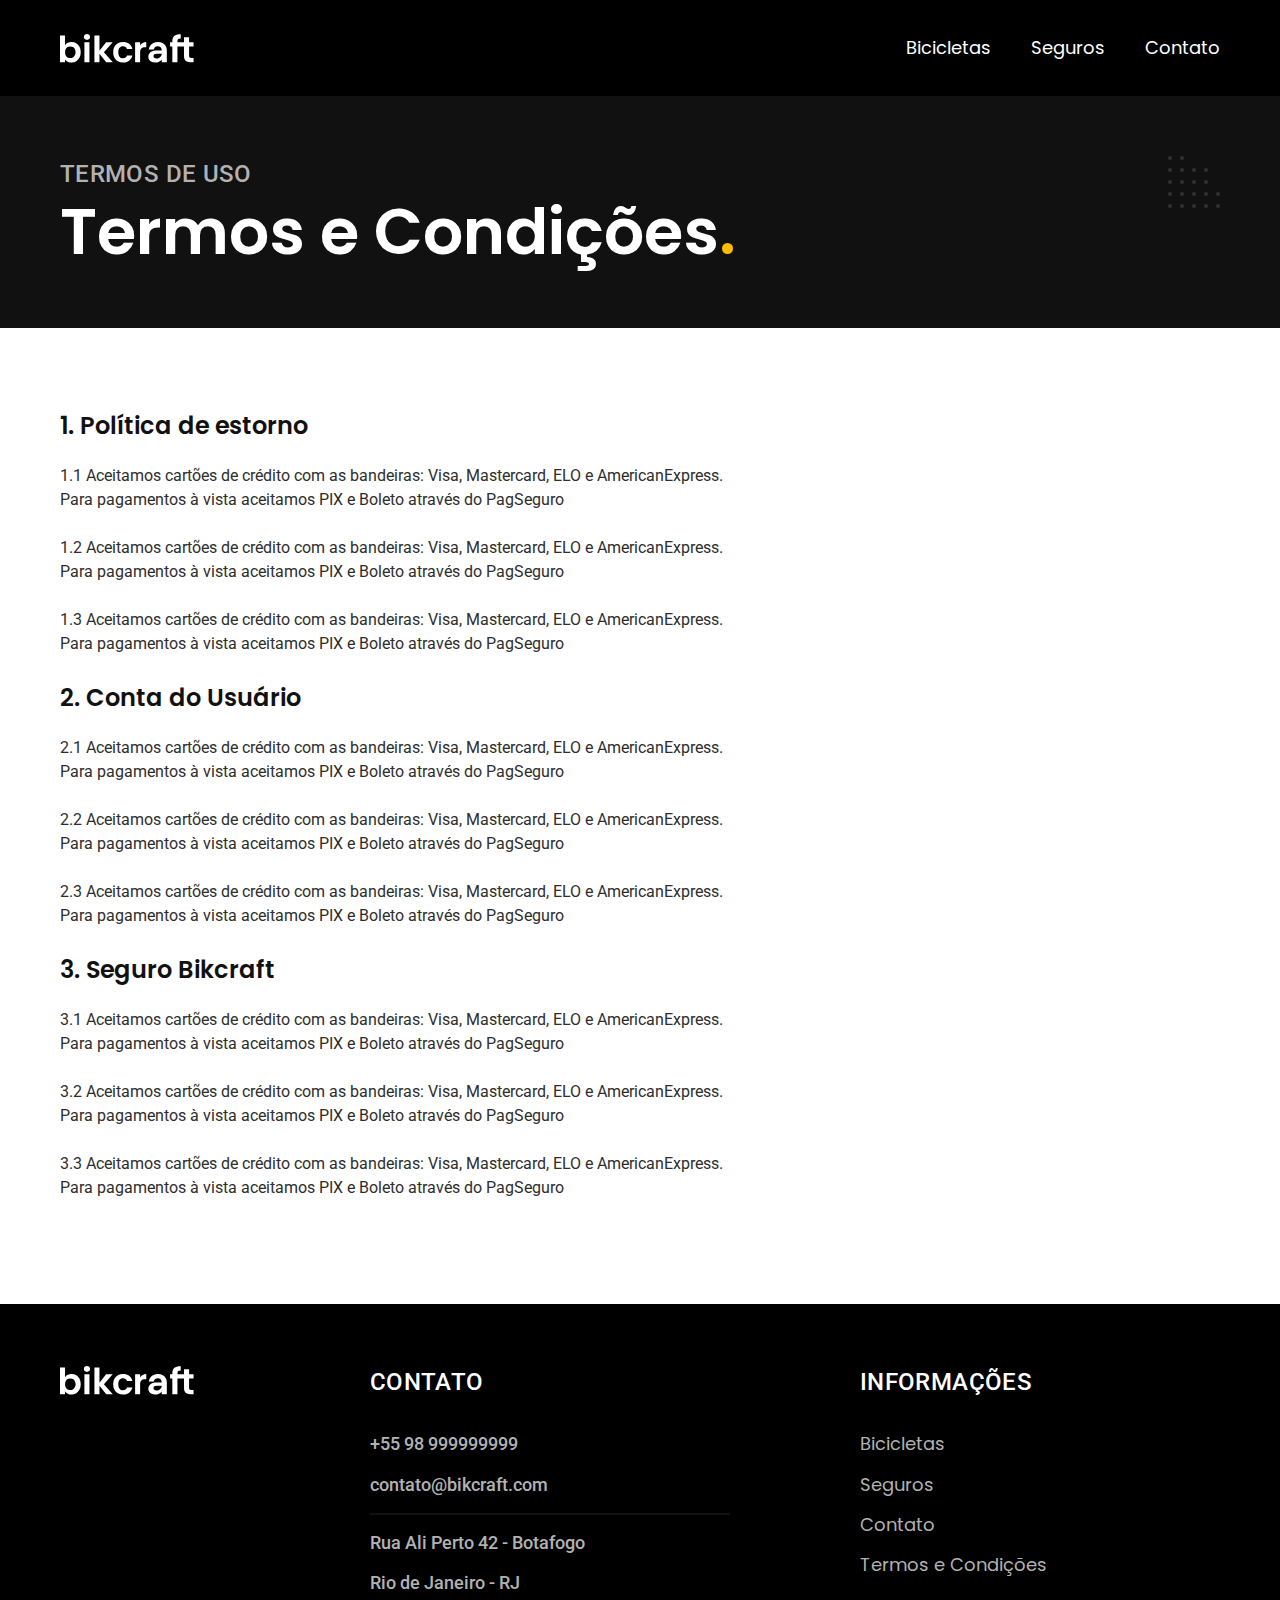
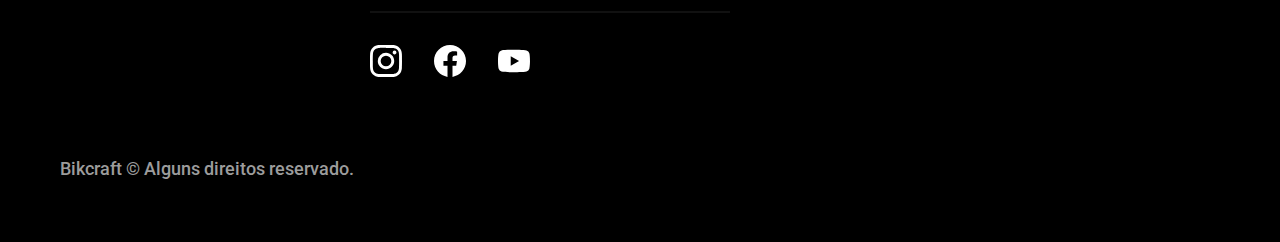
<file: termos.html>
<!DOCTYPE html>
<html lang="pt-br">

<head>
  <meta charset="UTF-8">
  <meta http-equiv="X-UA-Compatible" content="IE=edge">
  <meta name="viewport" content="width=device-width, initial-scale=1.0">
  <title>Termos e Condições | Bikcraft</title>
  <meta name="description" content="Termos e condições">
  <link rel="preload" href="../css/style.css" as="style">
  <link rel="stylesheet" href="../css/style.css">
  <link rel="preconnect" href="https://fonts.googleapis.com">
  <link rel="preconnect" href="https://fonts.gstatic.com" crossorigin>
  <link href="https://fonts.googleapis.com/css2?family=Merriweather:ital,wght@1,900&family=Poppins:wght@400;600&family=Roboto:wght@500&display=swap" rel="stylesheet">
</head>

<body id="termos">
  <header class="header-bg">
    <div class="header container">
      <a href="./index.html">
        <img src="./img/bikcraft.svg" width="136" height="32" alt="Bikcraft">
      </a>

      <nav arial-label="primaria">
        <ul class="header-menu font-1-m cor-0">
          <li><a href="./bicicletas.html">Bicicletas</a></li>
          <li><a href="./seguros.html">Seguros</a></li>
          <li><a href="./contato.html">Contato</a></li>
        </ul>
      </nav>
    </div>
  </header>

  <main>
    <div class="titulo-bg">
      <div class="titulo container">
        <p class="font-2-l-b cor-5">Termos de uso</p>
        <h1 class="font-1-xxl cor-0">Termos e Condições<span class="cor-p1">.</span></h1>
      </div>
    </div>

    <div class="termos font-2-s cor-10 container">
      <h2 class="font-1-l cor-11">1. Política de estorno</h2>
      <p>1.1 Aceitamos cartões de crédito com as bandeiras: Visa, Mastercard, ELO e AmericanExpress. Para pagamentos à vista aceitamos PIX e Boleto através do PagSeguro</p>
      <p>1.2 Aceitamos cartões de crédito com as bandeiras: Visa, Mastercard, ELO e AmericanExpress. Para pagamentos à vista aceitamos PIX e Boleto através do PagSeguro</p>
      <p>1.3 Aceitamos cartões de crédito com as bandeiras: Visa, Mastercard, ELO e AmericanExpress. Para pagamentos à vista aceitamos PIX e Boleto através do PagSeguro</p>
      <h2 class="font-1-l cor-11">2. Conta do Usuário</h2>
      <p>2.1 Aceitamos cartões de crédito com as bandeiras: Visa, Mastercard, ELO e AmericanExpress. Para pagamentos à vista aceitamos PIX e Boleto através do PagSeguro</p>
      <p>2.2 Aceitamos cartões de crédito com as bandeiras: Visa, Mastercard, ELO e AmericanExpress. Para pagamentos à vista aceitamos PIX e Boleto através do PagSeguro</p>
      <p>2.3 Aceitamos cartões de crédito com as bandeiras: Visa, Mastercard, ELO e AmericanExpress. Para pagamentos à vista aceitamos PIX e Boleto através do PagSeguro</p>
      <h2 class="font-1-l cor-11">3. Seguro Bikcraft</h2>
      <p>3.1 Aceitamos cartões de crédito com as bandeiras: Visa, Mastercard, ELO e AmericanExpress. Para pagamentos à vista aceitamos PIX e Boleto através do PagSeguro</p>
      <p>3.2 Aceitamos cartões de crédito com as bandeiras: Visa, Mastercard, ELO e AmericanExpress. Para pagamentos à vista aceitamos PIX e Boleto através do PagSeguro</p>
      <p>3.3 Aceitamos cartões de crédito com as bandeiras: Visa, Mastercard, ELO e AmericanExpress. Para pagamentos à vista aceitamos PIX e Boleto através do PagSeguro</p>
    </div>
  </main>



  <footer class="footer-bg">
    <div class="footer container">
      <img src="./img/bikcraft.svg" width="136" height="32" alt="Bikcraft">
      <div class="footer-contato">
        <h3 class="cor-0 font-2-l-b">Contato</h3>
        <ul class="font-2-m cor-5">
          <li><a href="tel:+5598999999999">+55 98 999999999</a></li>
          <li><a href="mailto:contato@bikcraft.com">contato@bikcraft.com</a></li>
          <li>Rua Ali Perto 42 - Botafogo</li>
          <li>Rio de Janeiro - RJ</li>
        </ul>
        <div class="footer-redes">
          <a href="./">
            <img src="./img/redes/instagram.svg" width="32" height="32" alt="Instagram">
          </a>
          <a href="./">
            <img src="./img/redes/facebook.svg" width="32" height="32" alt="Facebook">
          </a>
          <a href="./">
            <img src="./img/redes/youtube.svg" width="32" height="32" alt="Youtube">
          </a>
        </div>
      </div>
      <div class="footer-informacoes">
        <h3 class="font-2-l-b cor-0">Informações</h3>
        <nav>
          <ul class="font-1-m cor-5">
            <li><a href="./bicicletas.html">Bicicletas</a></li>
            <li><a href="./seguros.html">Seguros</a></li>
            <li><a href="./contato.html">Contato</a></li>
            <li><a href="./termos.html">Termos e Condições</a></li>
          </ul>
        </nav>
      </div>
      <p class="footer-copy font-2-m cor-6">Bikcraft © Alguns direitos reservado.</p>
    </div>
  </footer>
</body>

</html>
</file>
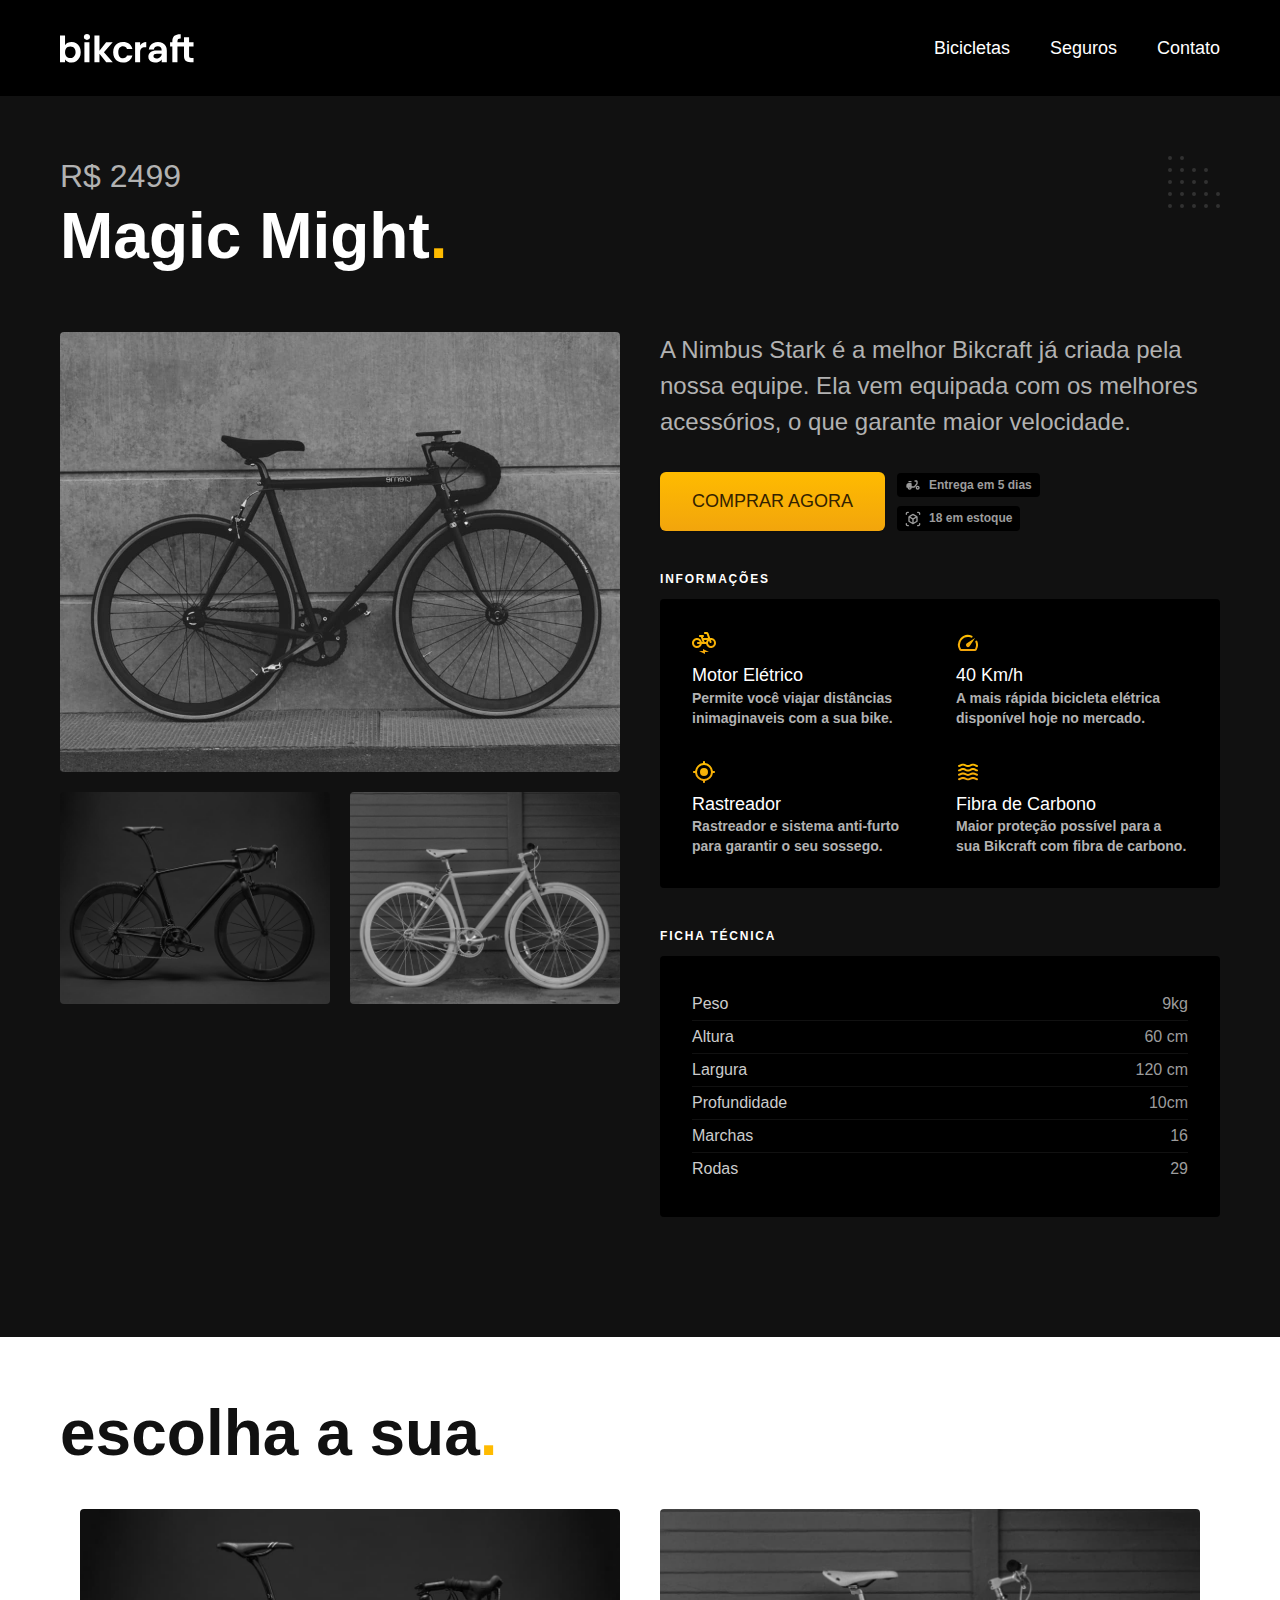
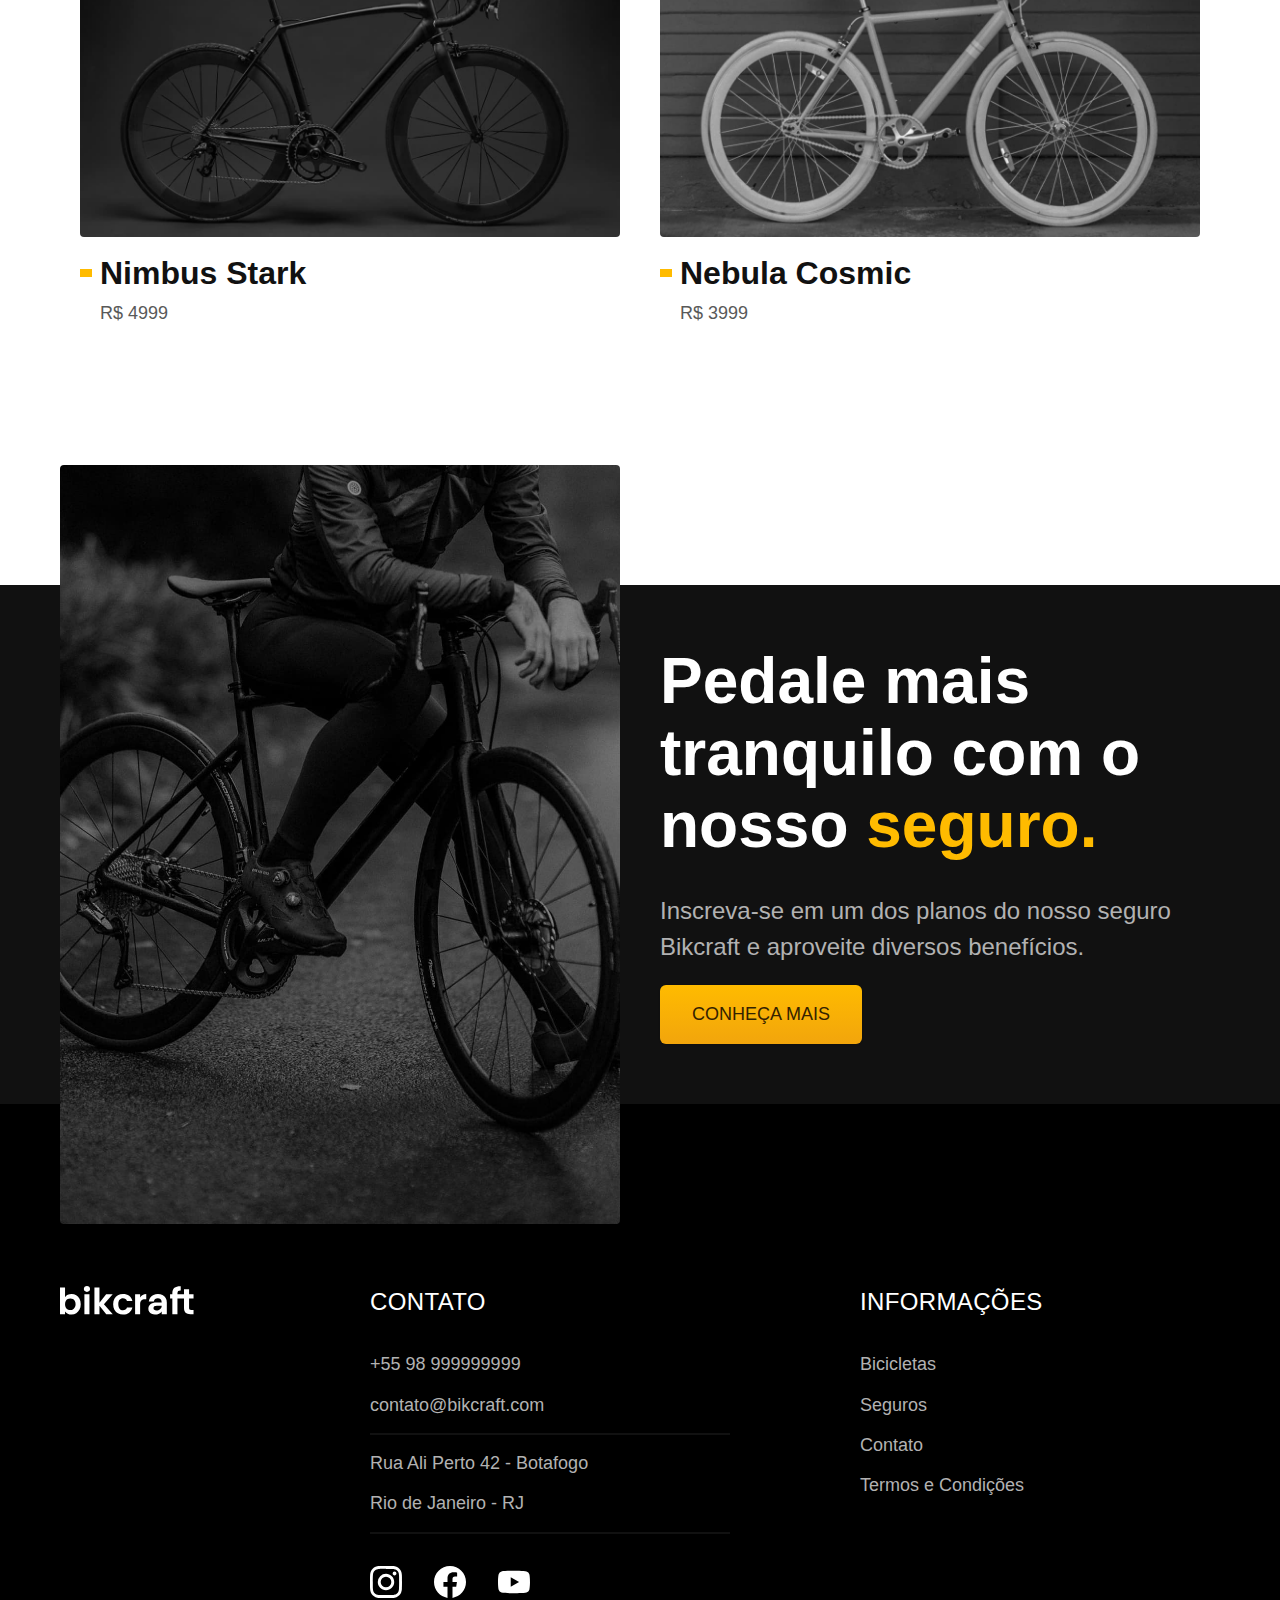
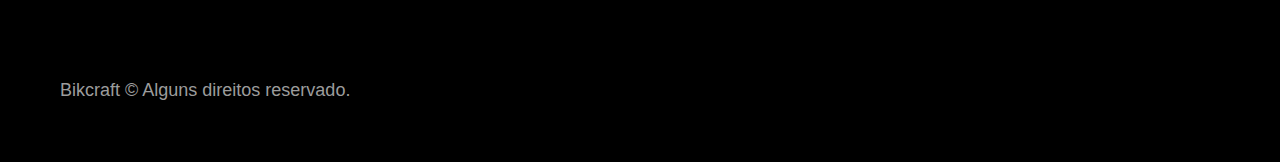
<file: bicicletas/magic.html>
<!DOCTYPE html>
<html lang="pt-br">

<head>
  <meta charset="UTF-8">
  <meta http-equiv="X-UA-Compatible" content="IE=edge">
  <meta name="viewport" content="width=device-width, initial-scale=1.0">
  <title>Magic Might | Bikcraft</title>
  <meta name="description" content="Magic.">
  <link rel="preload" href="../css/style.css" as="style">
  <link rel="stylesheet" href="../css/style.css">
</head>

<body id="bicicleta">
  <header class="header-bg">
    <div class="header container">
      <a href="../">
        <img src="../img/bikcraft.svg" width="136" height="32" alt="Bikcraft">
      </a>

      <nav arial-label="primaria">
        <ul class="header-menu font-1-m cor-0">
          <li><a href="../bicicletas.html">Bicicletas</a></li>
          <li><a href="../seguros.html">Seguros</a></li>
          <li><a href="../contato.html">Contato</a></li>
        </ul>
      </nav>
    </div>
  </header>

  <main class="titulo-bg">
    <div>
      <div class="titulo container">
        <p class="font-2-xl cor-5">R$ 2499</p>
        <h1 class="font-1-xxl cor-0">Magic Might<span class="cor-p1">.</span></h1>
      </div>
    </div>
    <div class="bicicleta container">
      <div class="bicicleta-imagens">
        <img src="../img/bicicleta/nimbus2.jpg" width="1120" height="880" alt="">
        <img src="../img/bicicleta/nimbus1.jpg" width="1120" height="880" alt="">
        <img src="../img/bicicleta/nimbus3.jpg" width="1120" height="880" alt="">
      </div>
      <div class="bicicleta-conteudo">
        <p class="font-2-l cor-5">A Nimbus Stark é a melhor Bikcraft já criada pela nossa equipe. Ela vem equipada com os melhores acessórios, o que garante maior velocidade.</p>
        <div class="bicicleta-comprar">
          <a class="btn" href="../orcamento.html">Comprar Agora</a>
          <span class="font-1-xs cor-6"><img src="../img/icones/entrega.svg" width="16" height="16" alt="">Entrega em 5 dias</span>
          <span class="font-1-xs cor-6"><img src="../img/icones/estoque.svg" width="16" height="16" alt="">18 em estoque</span>
        </div>

        <h2 class="font-1-xs cor-0">Informações</h2>
        <ul class="bicicleta-informacoes">
          <li>
            <img src="../img/icones/eletrica.svg" width="32" height="32" alt="">
            <h3 class="font-1-m cor-0">Motor Elétrico</h3>
            <p class="font-2-xs cor-5">Permite você viajar distâncias inimaginaveis com a sua bike.</p>
          </li>
          <li>
            <img src="../img/icones/velocidade.svg" width="32" height="32" alt="">
            <h3 class="font-1-m cor-0">40 Km/h</h3>
            <p class="font-2-xs cor-5">A mais rápida bicicleta elétrica disponível hoje no mercado.</p>
          </li>
          <li>
            <img src="../img/icones/rastreador.svg" width="32" height="32" alt="">
            <h3 class="font-1-m cor-0">Rastreador</h3>
            <p class="font-2-xs cor-5">Rastreador e sistema anti-furto para garantir o seu sossego.</p>
          </li>
          <li>
            <img src="../img/icones/carbono.svg" width="32" height="32" alt="">
            <h3 class="font-1-m cor-0">Fibra de Carbono</h3>
            <p class="font-2-xs cor-5">Maior proteção possível para a sua Bikcraft com fibra de carbono.</p>
          </li>
        </ul>
        <h2 class="font-1-xs cor-0">Ficha técnica</h2>
        <ul class="bicicleta-ficha font-2-s cor-4">
          <li>Peso <span>9kg</span></li>
          <li>Altura <span>60 cm</span></li>
          <li>Largura <span>120 cm</span></li>
          <li>Profundidade <span>10cm</span></li>
          <li>Marchas <span>16</span></li>
          <li>Rodas <span>29</span></li>
        </ul>
      </div>
    </div>
  </main>

  <article class="bicicletas-lista container">
    <h2 class="font-1-xxl">escolha a sua<span class="cor-p1">.</span></h2>

    <ul>
      <li><a href="../bicicletas/nimbus.html">
          <img src="../img/bicicletas/nimbus.jpg" width="1120" height="680" alt="Bicicleta">
          <h3 class="font-1-xl">Nimbus Stark</h3>
          <span class="font-2-m cor-8">R$ 4999</span>
        </a>
      </li>
      <li><a href="../bicicletas/nebula.html">
          <img src="../img/bicicletas/nebula.jpg" width="1120" height="680" alt="">
          <h3 class="font-1-xl">Nebula Cosmic</h3>
          <span class="font-2-m cor-8">R$ 3999</span>
        </a>
      </li>
    </ul>
  </article>

  <article class="seguro-bg">
    <div class="seguro container">
      <div class="seguro-imagem">
        <img src="../img/fotos/seguros.jpg" width="1360" height="1512" alt="Pessoa parada em cima de uma bicicleta">
      </div>
      <div class="seguro-conteudo">
        <h2 class="font-1-xxl cor-0">Pedale mais tranquilo com o nosso <span class="cor-p1">seguro.</span></h2>
        <p class="font-2-l cor-5">Inscreva-se em um dos planos do nosso seguro Bikcraft e aproveite diversos benefícios.</p>
        <a class="btn" href="../seguros.html">Conheça Mais</a>
      </div>
    </div>
  </article>


  <footer class="footer-bg">
    <div class="footer container">
      <img src="../img/bikcraft.svg" width="136" height="32" alt="Bikcraft">
      <div class="footer-contato">
        <h3 class="cor-0 font-2-l-b">Contato</h3>
        <ul class="font-2-m cor-5">
          <li><a href="tel:+5598999999999">+55 98 999999999</a></li>
          <li><a href="mailto:contato@bikcraft.com">contato@bikcraft.com</a></li>
          <li>Rua Ali Perto 42 - Botafogo</li>
          <li>Rio de Janeiro - RJ</li>
        </ul>
        <div class="footer-redes">
          <a href="../">
            <img src="../img/redes/instagram.svg" width="32" height="32" alt="Instagram">
          </a>
          <a href="../">
            <img src="../img/redes/facebook.svg" width="32" height="32" alt="Facebook">
          </a>
          <a href="../">
            <img src="../img/redes/youtube.svg" width="32" height="32" alt="Youtube">
          </a>
        </div>
      </div>
      <div class="footer-informacoes">
        <h3 class="font-2-l-b cor-0">Informações</h3>
        <nav>
          <ul class="font-1-m cor-5">
            <li><a href="../bicicletas.html">Bicicletas</a></li>
            <li><a href="../seguros.html">Seguros</a></li>
            <li><a href="../contato.html">Contato</a></li>
            <li><a href="../termos.html">Termos e Condições</a></li>
          </ul>
        </nav>
      </div>
      <p class="footer-copy font-2-m cor-6">Bikcraft © Alguns direitos reservado.</p>
    </div>
  </footer>
</body>

</html>
</file>
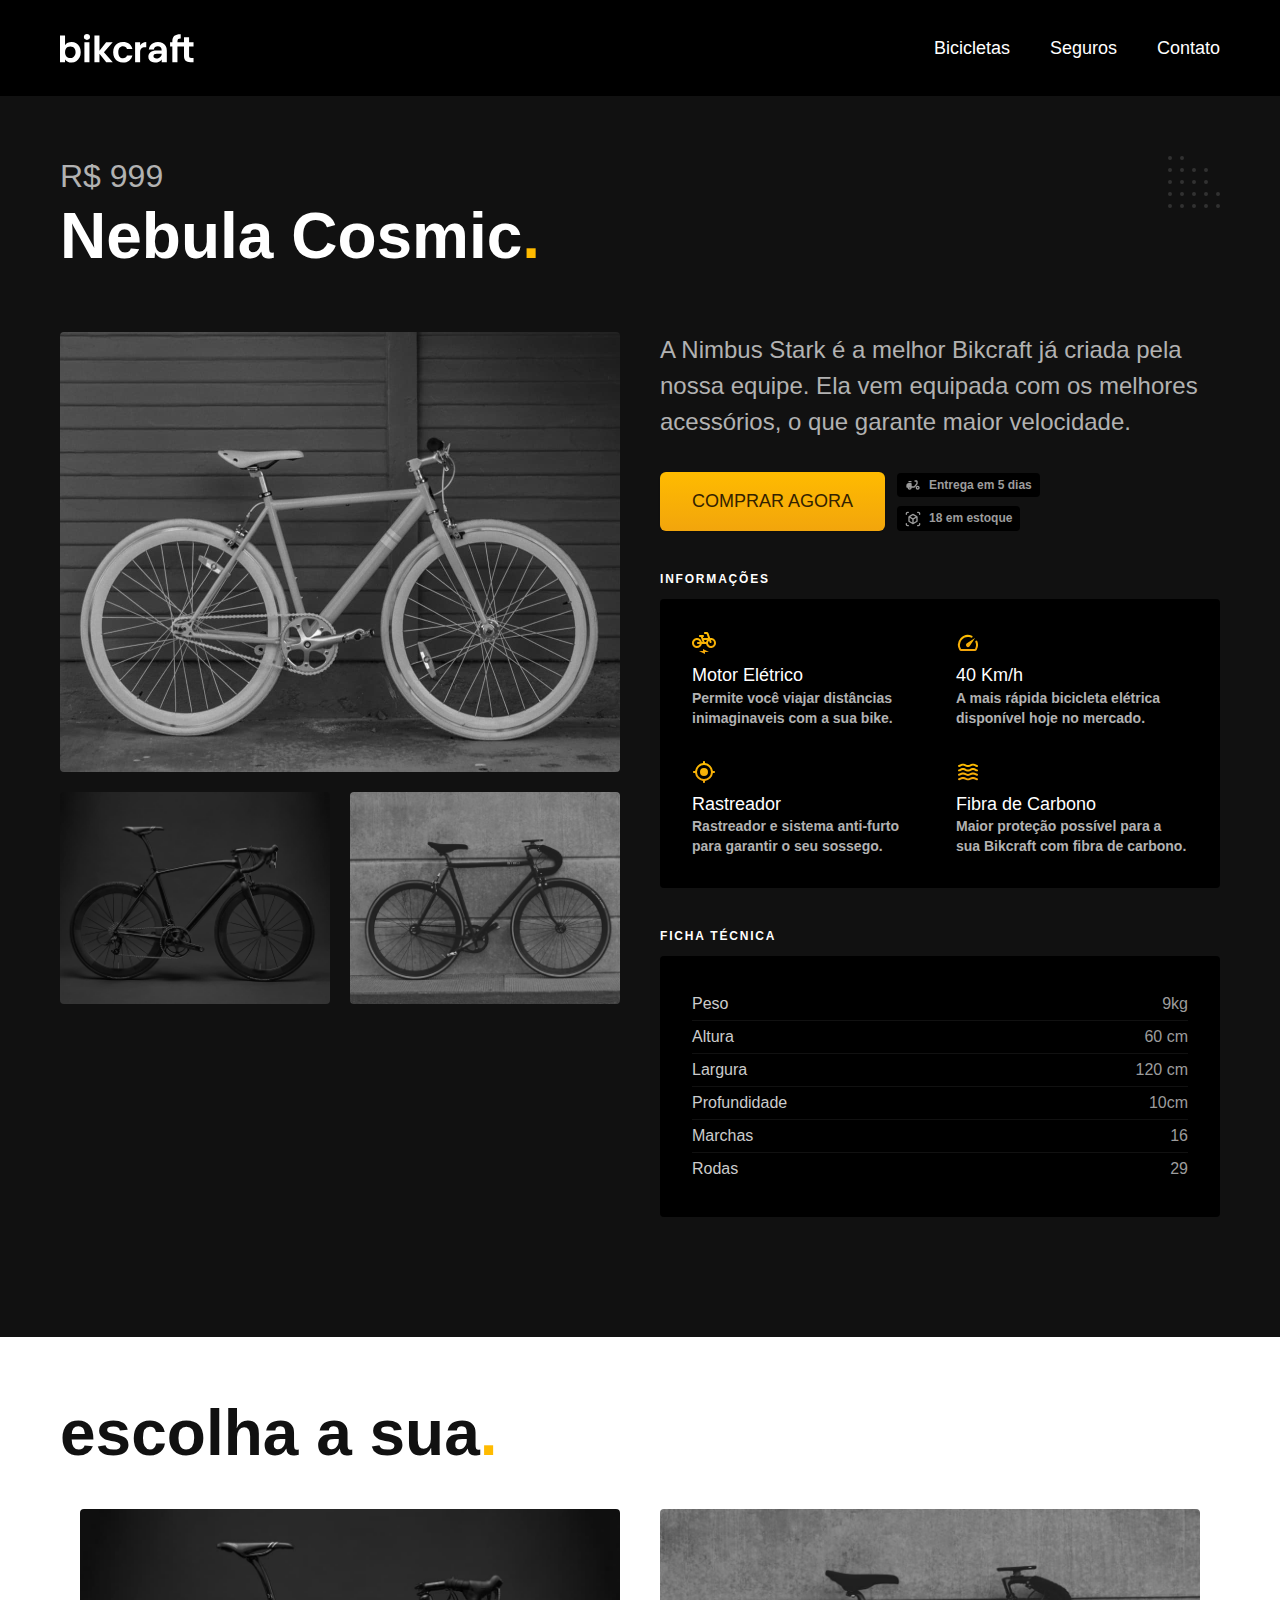
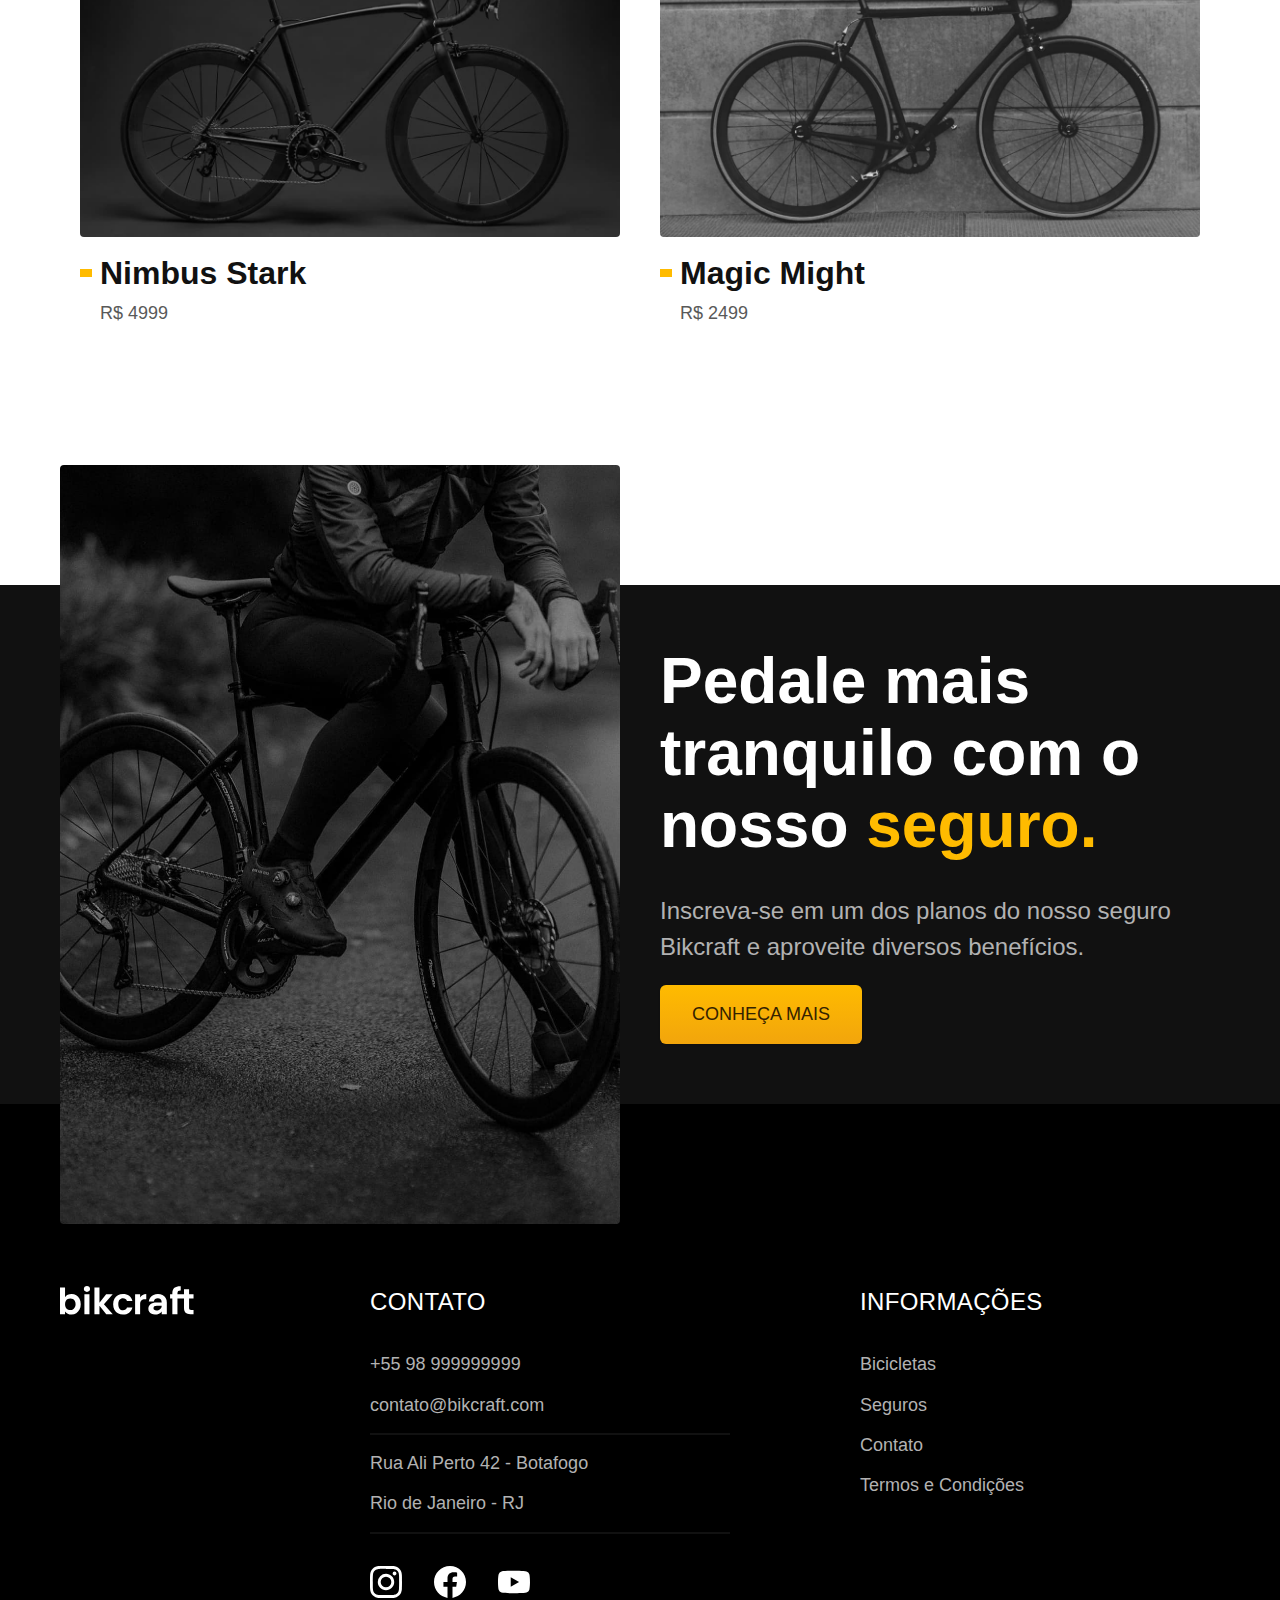
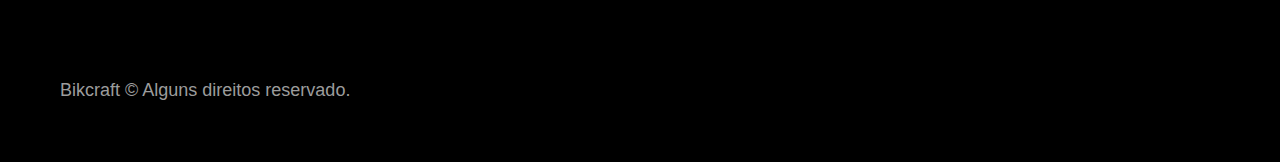
<file: bicicletas/nebula.html>
<!DOCTYPE html>
<html lang="pt-br">

<head>
  <meta charset="UTF-8">
  <meta http-equiv="X-UA-Compatible" content="IE=edge">
  <meta name="viewport" content="width=device-width, initial-scale=1.0">
  <title>Nebula Cosmic | Bikcraft</title>
  <meta name="description" content="Nebula.">
  <link rel="preload" href="../css/style.css" as="style">
  <link rel="stylesheet" href="../css/style.css">
</head>

<body id="bicicleta">
  <header class="header-bg">
    <div class="header container">
      <a href="../">
        <img src="../img/bikcraft.svg" width="136" height="32" alt="Bikcraft">
      </a>

      <nav arial-label="primaria">
        <ul class="header-menu font-1-m cor-0">
          <li><a href="../bicicletas.html">Bicicletas</a></li>
          <li><a href="../seguros.html">Seguros</a></li>
          <li><a href="../contato.html">Contato</a></li>
        </ul>
      </nav>
    </div>
  </header>

  <main class="titulo-bg">
    <div>
      <div class="titulo container">
        <p class="font-2-xl cor-5">R$ 999</p>
        <h1 class="font-1-xxl cor-0">Nebula Cosmic<span class="cor-p1">.</span></h1>
      </div>
    </div>
    <div class="bicicleta container">
      <div class="bicicleta-imagens">
        <img src="../img/bicicleta/nimbus3.jpg" width="1120" height="880" alt="">
        <img src="../img/bicicleta/nimbus1.jpg" width="1120" height="880" alt="">
        <img src="../img/bicicleta/nimbus2.jpg" width="1120" height="880" alt="">
      </div>
      <div class="bicicleta-conteudo">
        <p class="font-2-l cor-5">A Nimbus Stark é a melhor Bikcraft já criada pela nossa equipe. Ela vem equipada com os melhores acessórios, o que garante maior velocidade.</p>
        <div class="bicicleta-comprar">
          <a class="btn" href="../orcamento.html">Comprar Agora</a>
          <span class="font-1-xs cor-6"><img src="../img/icones/entrega.svg" width="16" height="16" alt="">Entrega em 5 dias</span>
          <span class="font-1-xs cor-6"><img src="../img/icones/estoque.svg" width="16" height="16" alt="">18 em estoque</span>
        </div>

        <h2 class="font-1-xs cor-0">Informações</h2>
        <ul class="bicicleta-informacoes">
          <li>
            <img src="../img/icones/eletrica.svg" width="32" height="32" alt="">
            <h3 class="font-1-m cor-0">Motor Elétrico</h3>
            <p class="font-2-xs cor-5">Permite você viajar distâncias inimaginaveis com a sua bike.</p>
          </li>
          <li>
            <img src="../img/icones/velocidade.svg" width="32" height="32" alt="">
            <h3 class="font-1-m cor-0">40 Km/h</h3>
            <p class="font-2-xs cor-5">A mais rápida bicicleta elétrica disponível hoje no mercado.</p>
          </li>
          <li>
            <img src="../img/icones/rastreador.svg" width="32" height="32" alt="">
            <h3 class="font-1-m cor-0">Rastreador</h3>
            <p class="font-2-xs cor-5">Rastreador e sistema anti-furto para garantir o seu sossego.</p>
          </li>
          <li>
            <img src="../img/icones/carbono.svg" width="32" height="32" alt="">
            <h3 class="font-1-m cor-0">Fibra de Carbono</h3>
            <p class="font-2-xs cor-5">Maior proteção possível para a sua Bikcraft com fibra de carbono.</p>
          </li>
        </ul>
        <h2 class="font-1-xs cor-0">Ficha técnica</h2>
        <ul class="bicicleta-ficha font-2-s cor-4">
          <li>Peso <span>9kg</span></li>
          <li>Altura <span>60 cm</span></li>
          <li>Largura <span>120 cm</span></li>
          <li>Profundidade <span>10cm</span></li>
          <li>Marchas <span>16</span></li>
          <li>Rodas <span>29</span></li>
        </ul>
      </div>
    </div>
  </main>

  <article class="bicicletas-lista container">
    <h2 class="font-1-xxl">escolha a sua<span class="cor-p1">.</span></h2>

    <ul>
      <li><a href="../bicicletas/nimbus.html">
          <img src="../img/bicicletas/nimbus.jpg" width="1120" height="680" alt="Bicicleta">
          <h3 class="font-1-xl">Nimbus Stark</h3>
          <span class="font-2-m cor-8">R$ 4999</span>
        </a>
      </li>
      <li><a href="../bicicletas/magic.html">
          <img src="../img/bicicletas/magic.jpg" width="1120" height="680" alt="">
          <h3 class="font-1-xl">Magic Might</h3>
          <span class="font-2-m cor-8">R$ 2499</span>
        </a>
      </li>
    </ul>
  </article>

  <article class="seguro-bg">
    <div class="seguro container">
      <div class="seguro-imagem">
        <img src="../img/fotos/seguros.jpg" width="1360" height="1512" alt="Pessoa parada em cima de uma bicicleta">
      </div>
      <div class="seguro-conteudo">
        <h2 class="font-1-xxl cor-0">Pedale mais tranquilo com o nosso <span class="cor-p1">seguro.</span></h2>
        <p class="font-2-l cor-5">Inscreva-se em um dos planos do nosso seguro Bikcraft e aproveite diversos benefícios.</p>
        <a class="btn" href="../seguros.html">Conheça Mais</a>
      </div>
    </div>
  </article>


  <footer class="footer-bg">
    <div class="footer container">
      <img src="../img/bikcraft.svg" width="136" height="32" alt="Bikcraft">
      <div class="footer-contato">
        <h3 class="cor-0 font-2-l-b">Contato</h3>
        <ul class="font-2-m cor-5">
          <li><a href="tel:+5598999999999">+55 98 999999999</a></li>
          <li><a href="mailto:contato@bikcraft.com">contato@bikcraft.com</a></li>
          <li>Rua Ali Perto 42 - Botafogo</li>
          <li>Rio de Janeiro - RJ</li>
        </ul>
        <div class="footer-redes">
          <a href="../">
            <img src="../img/redes/instagram.svg" width="32" height="32" alt="Instagram">
          </a>
          <a href="../">
            <img src="../img/redes/facebook.svg" width="32" height="32" alt="Facebook">
          </a>
          <a href="../">
            <img src="../img/redes/youtube.svg" width="32" height="32" alt="Youtube">
          </a>
        </div>
      </div>
      <div class="footer-informacoes">
        <h3 class="font-2-l-b cor-0">Informações</h3>
        <nav>
          <ul class="font-1-m cor-5">
            <li><a href="../bicicletas.html">Bicicletas</a></li>
            <li><a href="../seguros.html">Seguros</a></li>
            <li><a href="../contato.html">Contato</a></li>
            <li><a href="../termos.html">Termos e Condições</a></li>
          </ul>
        </nav>
      </div>
      <p class="footer-copy font-2-m cor-6">Bikcraft © Alguns direitos reservado.</p>
    </div>
  </footer>
</body>

</html>
</file>
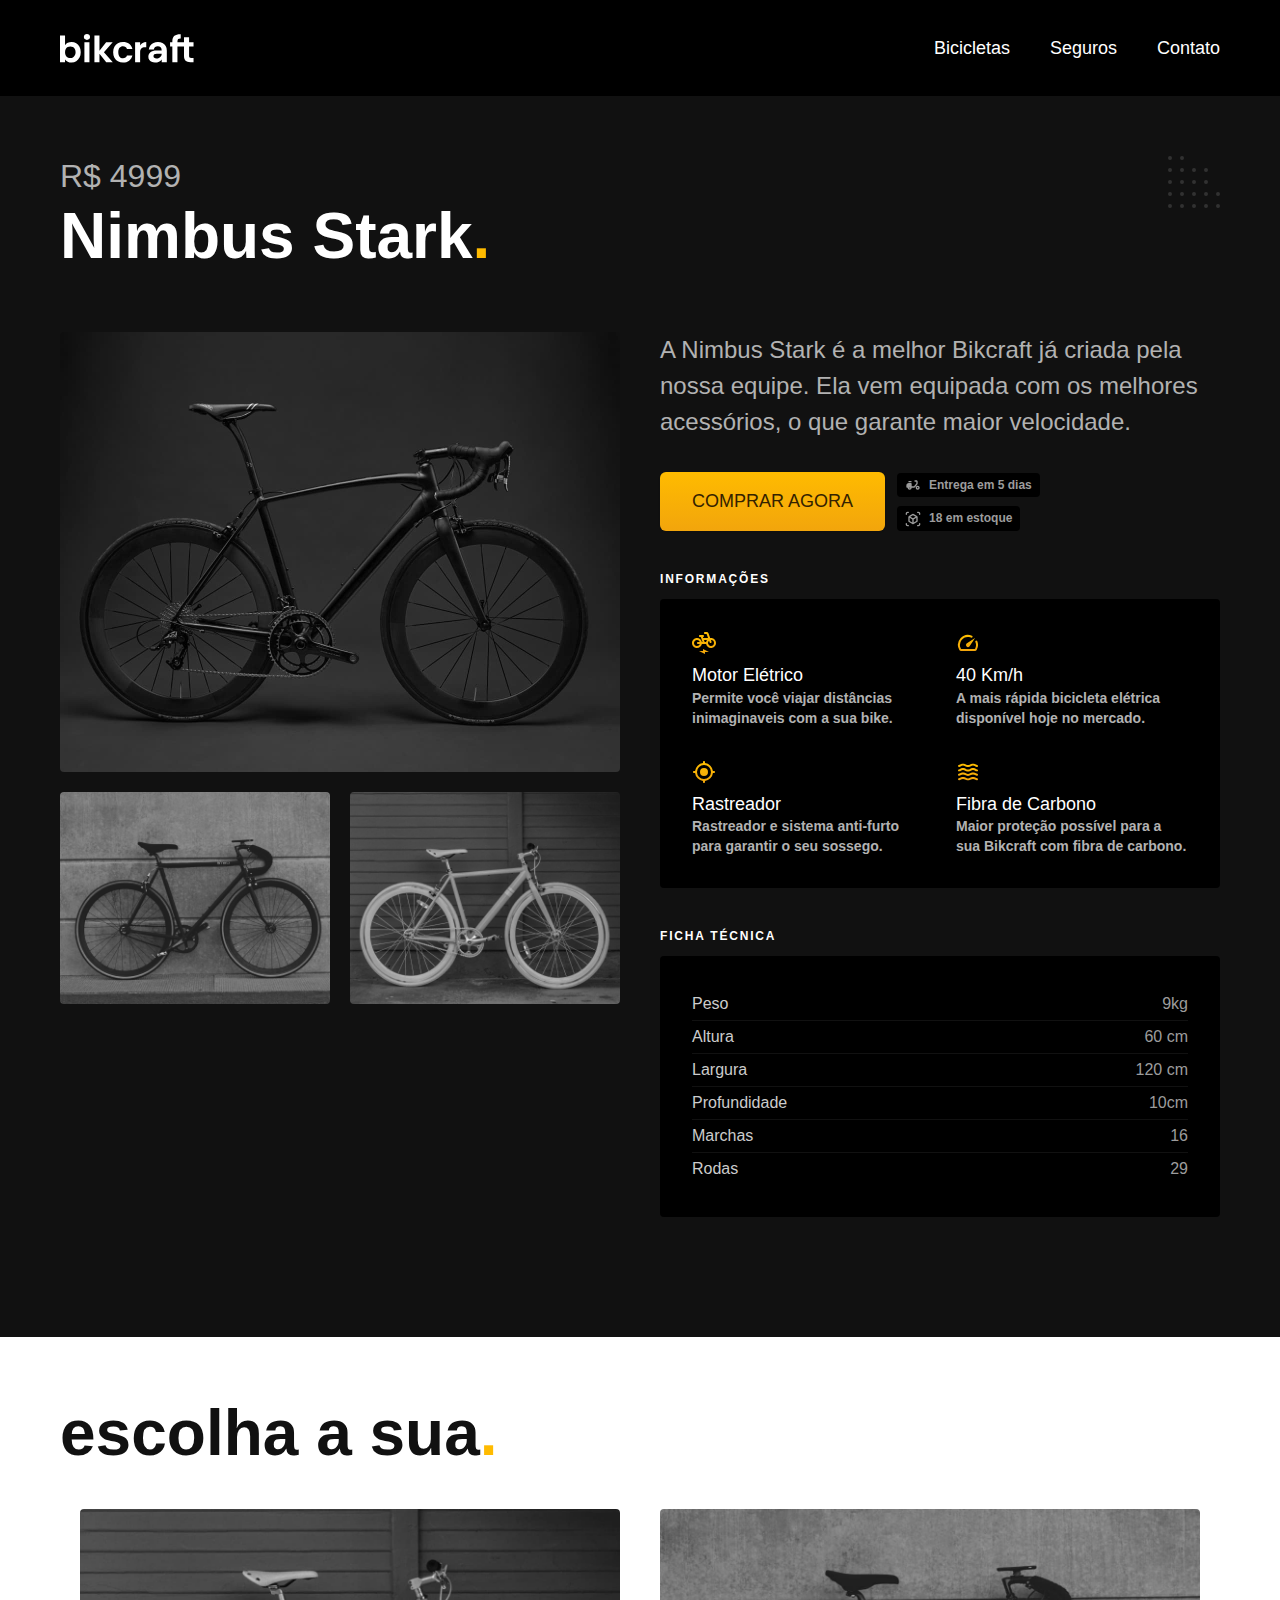
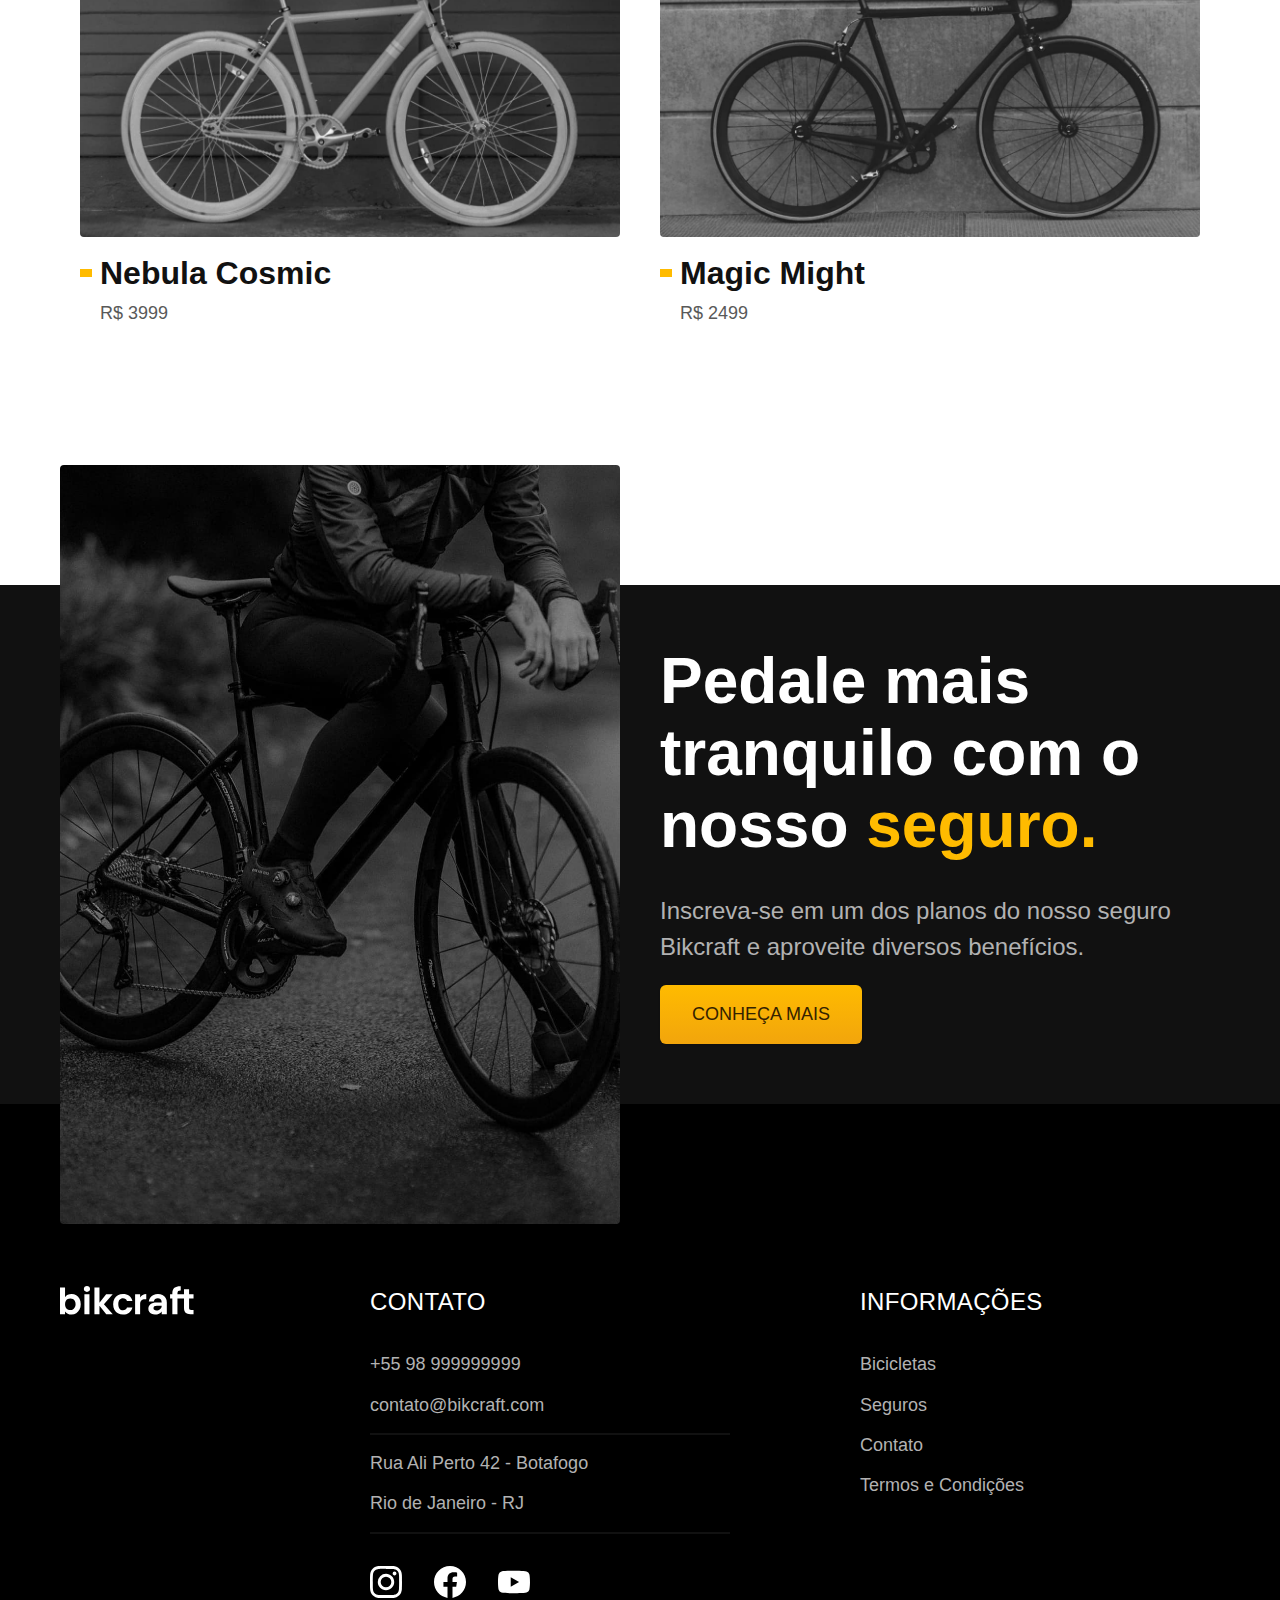
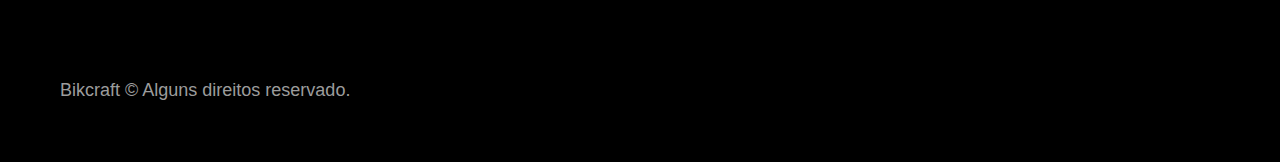
<file: bicicletas/nimbus.html>
<!DOCTYPE html>
<html lang="pt-br">

<head>
  <meta charset="UTF-8">
  <meta http-equiv="X-UA-Compatible" content="IE=edge">
  <meta name="viewport" content="width=device-width, initial-scale=1.0">
  <title>Nimbus Stark | Bikcraft</title>
  <meta name="description" content="Nimbus.">
  <link rel="preload" href="../css/style.css" as="style">
  <link rel="stylesheet" href="../css/style.css">
</head>

<body id="bicicleta">
  <header class="header-bg">
    <div class="header container">
      <a href="../">
        <img src="../img/bikcraft.svg" width="136" height="32" alt="Bikcraft">
      </a>

      <nav arial-label="primaria">
        <ul class="header-menu font-1-m cor-0">
          <li><a href="../bicicletas.html">Bicicletas</a></li>
          <li><a href="../seguros.html">Seguros</a></li>
          <li><a href="../contato.html">Contato</a></li>
        </ul>
      </nav>
    </div>
  </header>

  <main class="titulo-bg">
    <div>
      <div class="titulo container">
        <p class="font-2-xl cor-5">R$ 4999</p>
        <h1 class="font-1-xxl cor-0">Nimbus Stark<span class="cor-p1">.</span></h1>
      </div>
    </div>
    <div class="bicicleta container">
      <div class="bicicleta-imagens">
        <img src="../img/bicicleta/nimbus1.jpg" width="1120" height="880" alt="">
        <img src="../img/bicicleta/nimbus2.jpg" width="1120" height="880" alt="">
        <img src="../img/bicicleta/nimbus3.jpg" width="1120" height="880" alt="">
      </div>
      <div class="bicicleta-conteudo">
        <p class="font-2-l cor-5">A Nimbus Stark é a melhor Bikcraft já criada pela nossa equipe. Ela vem equipada com os melhores acessórios, o que garante maior velocidade.</p>
        <div class="bicicleta-comprar">
          <a class="btn" href="../orcamento.html">Comprar Agora</a>
          <span class="font-1-xs cor-6"><img src="../img/icones/entrega.svg" width="16" height="16" alt="">Entrega em 5 dias</span>
          <span class="font-1-xs cor-6"><img src="../img/icones/estoque.svg" width="16" height="16" alt="">18 em estoque</span>
        </div>

        <h2 class="font-1-xs cor-0">Informações</h2>
        <ul class="bicicleta-informacoes">
          <li>
            <img src="../img/icones/eletrica.svg" width="32" height="32" alt="">
            <h3 class="font-1-m cor-0">Motor Elétrico</h3>
            <p class="font-2-xs cor-5">Permite você viajar distâncias inimaginaveis com a sua bike.</p>
          </li>
          <li>
            <img src="../img/icones/velocidade.svg" width="32" height="32" alt="">
            <h3 class="font-1-m cor-0">40 Km/h</h3>
            <p class="font-2-xs cor-5">A mais rápida bicicleta elétrica disponível hoje no mercado.</p>
          </li>
          <li>
            <img src="../img/icones/rastreador.svg" width="32" height="32" alt="">
            <h3 class="font-1-m cor-0">Rastreador</h3>
            <p class="font-2-xs cor-5">Rastreador e sistema anti-furto para garantir o seu sossego.</p>
          </li>
          <li>
            <img src="../img/icones/carbono.svg" width="32" height="32" alt="">
            <h3 class="font-1-m cor-0">Fibra de Carbono</h3>
            <p class="font-2-xs cor-5">Maior proteção possível para a sua Bikcraft com fibra de carbono.</p>
          </li>
        </ul>
        <h2 class="font-1-xs cor-0">Ficha técnica</h2>
        <ul class="bicicleta-ficha font-2-s cor-4">
          <li>Peso <span>9kg</span></li>
          <li>Altura <span>60 cm</span></li>
          <li>Largura <span>120 cm</span></li>
          <li>Profundidade <span>10cm</span></li>
          <li>Marchas <span>16</span></li>
          <li>Rodas <span>29</span></li>
        </ul>
      </div>
    </div>
  </main>

  <article class="bicicletas-lista container">
    <h2 class="font-1-xxl">escolha a sua<span class="cor-p1">.</span></h2>

    <ul>
      <li><a href="../bicicletas/nebula.html">
          <img src="../img/bicicletas/nebula.jpg" width="1120" height="680" alt="Bicicleta">
          <h3 class="font-1-xl">Nebula Cosmic</h3>
          <span class="font-2-m cor-8">R$ 3999</span>
        </a>
      </li>
      <li><a href="../bicicletas/magic.html">
          <img src="../img/bicicletas/magic.jpg" width="1120" height="680" alt="">
          <h3 class="font-1-xl">Magic Might</h3>
          <span class="font-2-m cor-8">R$ 2499</span>
        </a>
      </li>
    </ul>
  </article>

  <article class="seguro-bg">
    <div class="seguro container">
      <div class="seguro-imagem">
        <img src="../img/fotos/seguros.jpg" width="1360" height="1512" alt="Pessoa parada em cima de uma bicicleta">
      </div>
      <div class="seguro-conteudo">
        <h2 class="font-1-xxl cor-0">Pedale mais tranquilo com o nosso <span class="cor-p1">seguro.</span></h2>
        <p class="font-2-l cor-5">Inscreva-se em um dos planos do nosso seguro Bikcraft e aproveite diversos benefícios.</p>
        <a class="btn" href="../seguros.html">Conheça Mais</a>
      </div>
    </div>
  </article>


  <footer class="footer-bg">
    <div class="footer container">
      <img src="../img/bikcraft.svg" width="136" height="32" alt="Bikcraft">
      <div class="footer-contato">
        <h3 class="cor-0 font-2-l-b">Contato</h3>
        <ul class="font-2-m cor-5">
          <li><a href="tel:+5598999999999">+55 98 999999999</a></li>
          <li><a href="mailto:contato@bikcraft.com">contato@bikcraft.com</a></li>
          <li>Rua Ali Perto 42 - Botafogo</li>
          <li>Rio de Janeiro - RJ</li>
        </ul>
        <div class="footer-redes">
          <a href="../">
            <img src="../img/redes/instagram.svg" width="32" height="32" alt="Instagram">
          </a>
          <a href="../">
            <img src="../img/redes/facebook.svg" width="32" height="32" alt="Facebook">
          </a>
          <a href="../">
            <img src="../img/redes/youtube.svg" width="32" height="32" alt="Youtube">
          </a>
        </div>
      </div>
      <div class="footer-informacoes">
        <h3 class="font-2-l-b cor-0">Informações</h3>
        <nav>
          <ul class="font-1-m cor-5">
            <li><a href="../bicicletas.html">Bicicletas</a></li>
            <li><a href="../seguros.html">Seguros</a></li>
            <li><a href="../contato.html">Contato</a></li>
            <li><a href="../termos.html">Termos e Condições</a></li>
          </ul>
        </nav>
      </div>
      <p class="footer-copy font-2-m cor-6">Bikcraft © Alguns direitos reservado.</p>
    </div>
  </footer>
</body>

</html>
</file>
<file: css/style.css>
/* global */
@import "./global/header.css";
@import "./global/global.css";
@import "./global/footer.css";


/* home */
@import "./home/introducao.css";
@import "./home/tecnologia.css";
@import "./home/parceiros.css";
@import "./home/depoimento.css";

/* componentes */
@import "./utilitarios/componentes.css";
@import "./utilitarios/fontes.css";
@import "./utilitarios/cores.css";
@import "./utilitarios/formulario.css";

/* bicicletas */
@import "./bicicletas/bicicletas-lista.css";
@import "./bicicletas/bicicletas.css";

/* bicicleta */
@import "./bicicleta/bicicleta.css";
@import "./bicicleta/seguro.css";

/* seguros */
@import "./seguros/seguros.css";
@import "./seguros/vantagens.css";
@import "./seguros/perguntas.css";

/* contato */
@import "./contato/contato.css";
@import "./contato/lojas.css";

/* orcamento */ 
@import "./orcamento/orcamento.css";

/* termos */
@import "./termos/termos.css";
</file>
